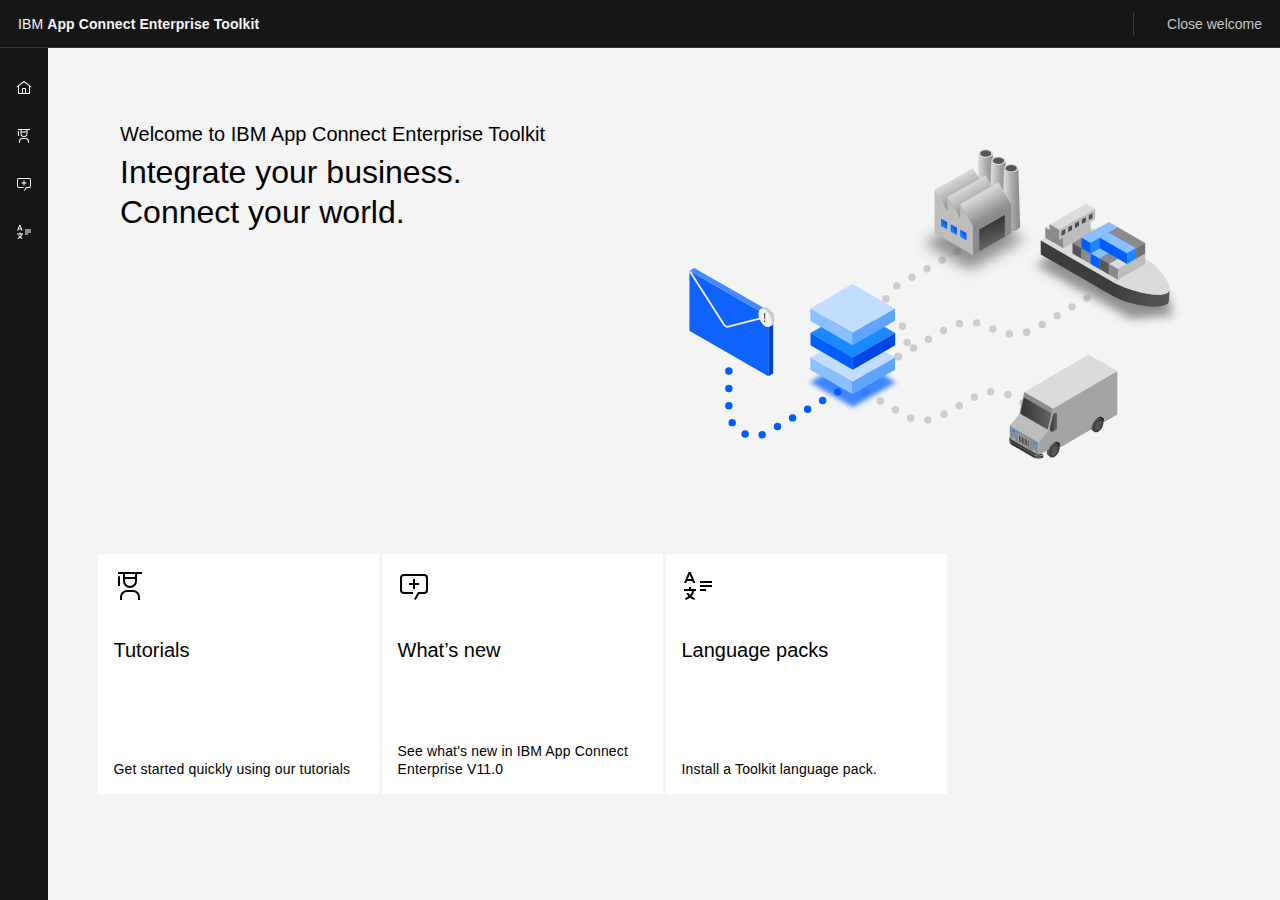
<file: 11.0.0.10/index.html>
<!DOCTYPE html><html lang=en><head><meta charset=utf-8><meta http-equiv=X-UA-Compatible content="IE=edge"><meta name=viewport content="width=device-width,initial-scale=1"><link rel=icon href=https://www.ibm.com/favicon.ico><title>IBM App Connect Toolkit - Welcome</title><link href=css/app.fe86bb3d.css rel=preload as=style><link href=js/app.77c9e8c7.js rel=preload as=script><link href=js/chunk-vendors.47786805.js rel=preload as=script><link href=css/app.fe86bb3d.css rel=stylesheet></head><body><noscript><strong>We're sorry but toolkit-welcome doesn't work properly without JavaScript enabled. Please enable it to continue.</strong></noscript><div id=app></div><script src=js/chunk-vendors.47786805.js></script><script src=js/app.77c9e8c7.js></script></body></html>
</file>
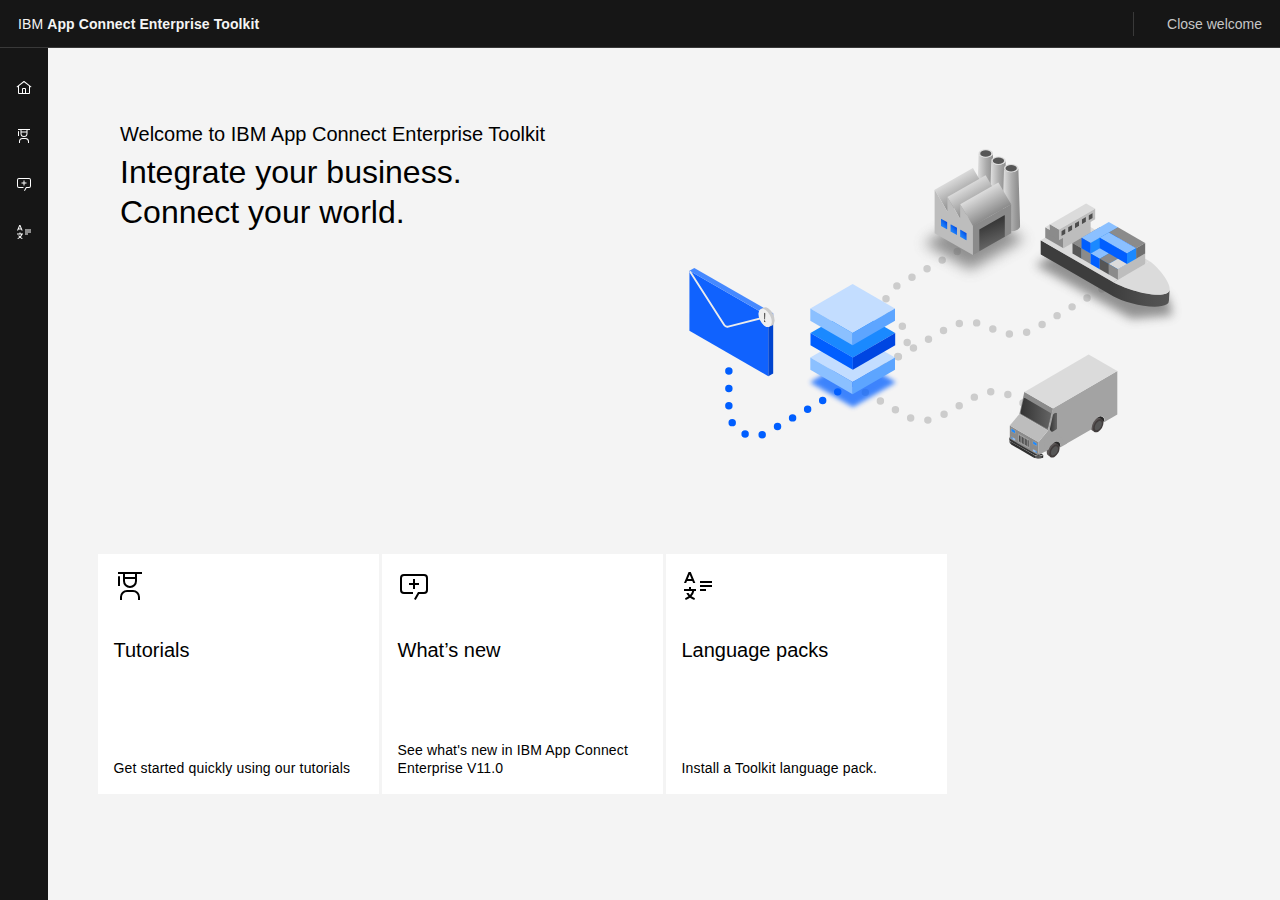
<file: 11.0.0.11/index.html>
<!DOCTYPE html>
<html lang="en"><head><meta http-equiv="Content-Type" content="text/html; charset=UTF-8"><meta http-equiv="X-UA-Compatible" content="IE=edge"><meta name="viewport" content="width=device-width,initial-scale=1"><link rel="icon" href="https://www.ibm.com/favicon.ico"><title>IBM App Connect Toolkit - Welcome</title><link href="./index_files/app.199d1180.css" rel="stylesheet"></head><body><div id="app" class="ibm-toolkit-welcome"><header aria-label="IDE Placeholder heading" class="bx--header toolkit-header"><a class="bx--header__name"><span class="bx--header__name--prefix">IBM</span><span class="toolkit-header__family">App Connect</span><span class="toolkit-header__highlight">Enterprise Toolkit</span></a><nav aria-label="IBM Toolkit" class="bx--header__nav"><ul aria-label="IBM Toolkit" role="menubar" class="bx--header__menu-bar"><li><a href="http://org.eclipse.ui.intro/close" class="bx--header__menu-item"><span class="bx--text-truncate--end">Close welcome</span></a></li></ul></nav></header><div data-v-5fbc43f3="" data-ui-id="IdeNavigation" class=" IdeNavigation toolkit-ide-nav"><nav data-v-5fbc43f3="" aria-label="sample aria label to describe the nav" class="bx--side-nav__navigation bx--side-nav bx--side-nav--rail IdeNavigation--nav-theme IdeNavigation--nav-overrides  bx--side-nav--ux"><ul data-v-5fbc43f3="" class="bx--side-nav__items"><li data-v-5fbc43f3="" class="bx--side-nav__item bx--side-nav__item--large"><a data-v-5fbc43f3="" class="bx--side-nav__link IdeNavigation--altHover-link "><div data-v-5fbc43f3="" class="bx--side-nav__icon bx--side-nav__icon--small"><svg data-v-5fbc43f3="" focusable="false" preserveAspectRatio="xMidYMid meet" xmlns="http://www.w3.org/2000/svg" fill="currentColor" width="32" height="32" viewBox="0 0 32 32" aria-hidden="true"><path data-v-5fbc43f3="" d="M16.6123,2.2138a1.01,1.01,0,0,0-1.2427,0L1,13.4194l1.2427,1.5717L4,13.6209V26a2.0041,2.0041,0,0,0,2,2H26a2.0037,2.0037,0,0,0,2-2V13.63L29.7573,15,31,13.4282ZM18,26H14V18h4Zm2,0V18a2.0023,2.0023,0,0,0-2-2H14a2.002,2.002,0,0,0-2,2v8H6V12.0615l10-7.79,10,7.8005V26Z"></path></svg></div><span data-v-5fbc43f3="" class="bx--side-nav__link-text">Welcome</span></a></li><li data-v-5fbc43f3="" class="bx--side-nav__item bx--side-nav__item--large"><a data-v-5fbc43f3="" href="http://org.eclipse.ui.intro/runAction?pluginId=com.ibm.etools.mft.tutorials&amp;class=com.ibm.etools.mft.tutorials.views.OpenTutorialsGallery&amp;productID=com.ibm.etools.msgbroker.tooling.ide" class="bx--side-nav__link IdeNavigation--altHover-link "><div data-v-5fbc43f3="" class="bx--side-nav__icon bx--side-nav__icon--small"><svg data-v-5fbc43f3="" focusable="false" preserveAspectRatio="xMidYMid meet" xmlns="http://www.w3.org/2000/svg" fill="currentColor" width="32" height="32" viewBox="0 0 32 32" aria-hidden="true"><path data-v-5fbc43f3="" d="M26 30H24V27a5.0059 5.0059 0 00-5-5H13a5.0059 5.0059 0 00-5 5v3H6V27a7.0082 7.0082 0 017-7h6a7.0082 7.0082 0 017 7zM5 6A1 1 0 004 7v9H6V7A1 1 0 005 6z"></path><path data-v-5fbc43f3="" d="M4,2V4H9v7a7,7,0,0,0,14,0V4h5V2Zm7,2H21V7H11Zm5,12a5,5,0,0,1-5-5V9H21v2A5,5,0,0,1,16,16Z"></path></svg></div><span data-v-5fbc43f3="" class="bx--side-nav__link-text">Tutorials</span></a></li><li data-v-5fbc43f3="" class="bx--side-nav__item bx--side-nav__item--large"><a data-v-5fbc43f3="" href="http://org.eclipse.ui.intro/showHelpTopic?id=/com.ibm.etools.mft.doc/bb23850_.html" class="bx--side-nav__link IdeNavigation--altHover-link "><div data-v-5fbc43f3="" class="bx--side-nav__icon bx--side-nav__icon--small"><svg data-v-5fbc43f3="" focusable="false" preserveAspectRatio="xMidYMid meet" xmlns="http://www.w3.org/2000/svg" fill="currentColor" width="32" height="32" viewBox="0 0 32 32" aria-hidden="true"><path data-v-5fbc43f3="" d="M17.74,30,16,29l4-7h6a2,2,0,0,0,2-2V8a2,2,0,0,0-2-2H6A2,2,0,0,0,4,8V20a2,2,0,0,0,2,2h9v2H6a4,4,0,0,1-4-4V8A4,4,0,0,1,6,4H26a4,4,0,0,1,4,4V20a4,4,0,0,1-4,4H21.16Z"></path><path data-v-5fbc43f3="" d="M17 9L15 9 15 13 11 13 11 15 15 15 15 19 17 19 17 15 21 15 21 13 17 13 17 9z"></path></svg></div><span data-v-5fbc43f3="" class="bx--side-nav__link-text">What’s new</span></a></li><li data-v-5fbc43f3="" class="bx--side-nav__item bx--side-nav__item--large"><a data-v-5fbc43f3="" href="http://org.eclipse.ui.intro/showHelpTopic?id=/com.ibm.iib.langpacks.doc/bh25997_.htm" class="bx--side-nav__link IdeNavigation--altHover-link "><div data-v-5fbc43f3="" class="bx--side-nav__icon bx--side-nav__icon--small"><svg data-v-5fbc43f3="" focusable="false" preserveAspectRatio="xMidYMid meet" xmlns="http://www.w3.org/2000/svg" fill="currentColor" width="32" height="32" viewBox="0 0 32 32" aria-hidden="true"><path data-v-5fbc43f3="" d="M18 19H24V21H18zM18 15H30V17H18zM18 11H30V13H18zM14 21V19H9V17H7v2H2v2h8.2148a8.5914 8.5914 0 01-2.2159 3.9771A9.2731 9.2731 0 016.5521 23H4.3334a10.8553 10.8553 0 002.1451 3.2966A14.6584 14.6584 0 013 28.127L3.7021 30a16.42 16.42 0 004.2907-2.3362A16.4883 16.4883 0 0012.2979 30L13 28.127A14.664 14.664 0 019.5228 26.3 10.3132 10.3132 0 0012.2516 21zM11.1666 13H13.333L8.75 2H6.5832L2 13H4.1664L5 11h5.3335zM5.8331 9L7.6665 4.6 9.5 9z"></path></svg></div><span data-v-5fbc43f3="" class="bx--side-nav__link-text">Language packs</span></a></li></ul></nav><main data-v-5fbc43f3="" data-ui-id="IdeNavigation--content" class="bx--content IdeNavigation--content  "><section data-v-477389db="" data-ui-id="IdeHome" class="ide--home toolkit-home" data-v-5fbc43f3=""><div data-v-477389db="" data-ui-id="IdePageContent-container" class=" IdePageContent-use-width bx--grid Ide--content-alignment"><div data-v-477389db="" data-ui-id="IdeHome-Header" class=" ide--home-header bx--row"><div data-v-477389db="" data-ui-id="IdeHome-Header-Text" class="ide--home-heading-container bx--col-sm-1 bx--col-md-2 bx--col-lg-6 bx--col-xlg-6 bx--col-max-6"><div data-v-477389db=""><p data-v-477389db="" class="ide--home-product-heading">Welcome to IBM App Connect Enterprise Toolkit</p><p data-v-477389db="" class="ide--home-call-to-action">Integrate your business. Connect your world.</p></div></div><div data-v-477389db="" data-ui-id="IdeHome-Header-Image" class="ide--home-image-container bx--col-sm-3 bx--col-md-6 bx--col-lg-10 bx--col-xlg-10 bx--col-max-10"><img data-v-477389db="" src="./index_files/message-flow-v2.12f90525.svg" alt="Image representing a message flow" class="ide--home-image"></div></div><div data-v-477389db="" data-ui-id="IdeHome-Sets" class="bx--row bx--grid bx--grid--condensed ide--home-table"><section data-v-477389db="" data-ui-id="IdeHome-Task-Set" class="bx--row ide--home-full-width"><div data-v-477389db="" data-ui-id="ide--card-tutorials" class="
      ide--card-container ide--card-container__standard ide--card-text bx--col-sm-1 bx--col-md-2 bx--col-lg-4 bx--col-xlg-4 bx--col-max-4"><div data-v-58cedcb0="" data-v-477389db="" class="ide--card toolkit-card"><a data-v-58cedcb0="" href="http://org.eclipse.ui.intro/runAction?pluginId=com.ibm.etools.mft.tutorials&amp;class=com.ibm.etools.mft.tutorials.views.OpenTutorialsGallery&amp;productID=com.ibm.etools.msgbroker.tooling.ide" tabindex="0" aria-label="Tutorials" data-ui-id="ide--card-tutorials-card" data-external="true" class="bx--tile bx--tile--clickable ide--card--card-overides undefined"><div data-v-58cedcb0="" data-ui-id="ide--card-tutorials-Text-Tile" class="ide--card--tile"><div data-v-58cedcb0="" data-ui-id="ide--card-tutorials-Image-Group" class="ide--card--tile-img-group"><div data-v-58cedcb0="" data-ui-id="ide--card-tutorials-Image" class="ide--card--tile-img"><svg data-v-58cedcb0="" focusable="false" preserveAspectRatio="xMidYMid meet" xmlns="http://www.w3.org/2000/svg" fill="currentColor" width="32" height="32" viewBox="0 0 32 32" aria-hidden="true"><path data-v-58cedcb0="" d="M26 30H24V27a5.0059 5.0059 0 00-5-5H13a5.0059 5.0059 0 00-5 5v3H6V27a7.0082 7.0082 0 017-7h6a7.0082 7.0082 0 017 7zM5 6A1 1 0 004 7v9H6V7A1 1 0 005 6z"></path><path data-v-58cedcb0="" d="M4,2V4H9v7a7,7,0,0,0,14,0V4h5V2Zm7,2H21V7H11Zm5,12a5,5,0,0,1-5-5V9H21v2A5,5,0,0,1,16,16Z"></path></svg></div></div><div data-v-58cedcb0="" class="ide--card--text-container"><p data-v-58cedcb0="" data-ui-id="ide--card-tutorials-HeadingTitle" class="ide--card--heading-title"></p><div data-v-58cedcb0="" class="ide--card-heading-container"><p data-v-58cedcb0="" data-ui-id="ide--card-tutorials-Heading" class="ide--card--heading">Tutorials</p></div><p data-v-58cedcb0="" data-ui-id="ide--card-tutorials-HeadingDescription" class="ide--card--heading-description"> Get started quickly using our tutorials </p><p data-v-58cedcb0="" data-ui-id="ide--card-tutorials-text" class="ide--card--tile-text"></p></div></div></a></div></div><div data-v-477389db="" data-ui-id="ide--card-tutorials" class="
      ide--card-container ide--card-container__standard ide--card-text bx--col-sm-1 bx--col-md-2 bx--col-lg-4 bx--col-xlg-4 bx--col-max-4"><div data-v-58cedcb0="" data-v-477389db="" class="ide--card toolkit-card"><a data-v-58cedcb0="" href="http://org.eclipse.ui.intro/showHelpTopic?id=/com.ibm.etools.mft.doc/bb23850_.html" tabindex="0" aria-label="Tutorials" data-ui-id="ide--card-tutorials-card" data-external="true" class="bx--tile bx--tile--clickable ide--card--card-overides undefined"><div data-v-58cedcb0="" data-ui-id="ide--card-tutorials-Text-Tile" class="ide--card--tile"><div data-v-58cedcb0="" data-ui-id="ide--card-tutorials-Image-Group" class="ide--card--tile-img-group"><div data-v-58cedcb0="" data-ui-id="ide--card-tutorials-Image" class="ide--card--tile-img"><svg data-v-58cedcb0="" focusable="false" preserveAspectRatio="xMidYMid meet" xmlns="http://www.w3.org/2000/svg" fill="currentColor" width="32" height="32" viewBox="0 0 32 32" aria-hidden="true"><path data-v-58cedcb0="" d="M17.74,30,16,29l4-7h6a2,2,0,0,0,2-2V8a2,2,0,0,0-2-2H6A2,2,0,0,0,4,8V20a2,2,0,0,0,2,2h9v2H6a4,4,0,0,1-4-4V8A4,4,0,0,1,6,4H26a4,4,0,0,1,4,4V20a4,4,0,0,1-4,4H21.16Z"></path><path data-v-58cedcb0="" d="M17 9L15 9 15 13 11 13 11 15 15 15 15 19 17 19 17 15 21 15 21 13 17 13 17 9z"></path></svg></div></div><div data-v-58cedcb0="" class="ide--card--text-container"><p data-v-58cedcb0="" data-ui-id="ide--card-tutorials-HeadingTitle" class="ide--card--heading-title"></p><div data-v-58cedcb0="" class="ide--card-heading-container"><p data-v-58cedcb0="" data-ui-id="ide--card-tutorials-Heading" class="ide--card--heading">What’s new</p></div><p data-v-58cedcb0="" data-ui-id="ide--card-tutorials-HeadingDescription" class="ide--card--heading-description"> See what's new in IBM App Connect Enterprise V11.0 </p><p data-v-58cedcb0="" data-ui-id="ide--card-tutorials-text" class="ide--card--tile-text"></p></div></div></a></div></div><div data-v-477389db="" data-ui-id="ide--card-tutorials" class="
      ide--card-container ide--card-container__standard ide--card-text bx--col-sm-1 bx--col-md-2 bx--col-lg-4 bx--col-xlg-4 bx--col-max-4"><div data-v-58cedcb0="" data-v-477389db="" class="ide--card toolkit-card"><a data-v-58cedcb0="" href="http://org.eclipse.ui.intro/showHelpTopic?id=/com.ibm.iib.langpacks.doc/bh25997_.htm" tabindex="0" aria-label="Tutorials" data-ui-id="ide--card-tutorials-card" data-external="true" class="bx--tile bx--tile--clickable ide--card--card-overides undefined"><div data-v-58cedcb0="" data-ui-id="ide--card-tutorials-Text-Tile" class="ide--card--tile"><div data-v-58cedcb0="" data-ui-id="ide--card-tutorials-Image-Group" class="ide--card--tile-img-group"><div data-v-58cedcb0="" data-ui-id="ide--card-tutorials-Image" class="ide--card--tile-img"><svg data-v-58cedcb0="" focusable="false" preserveAspectRatio="xMidYMid meet" xmlns="http://www.w3.org/2000/svg" fill="currentColor" width="32" height="32" viewBox="0 0 32 32" aria-hidden="true"><path data-v-58cedcb0="" d="M18 19H24V21H18zM18 15H30V17H18zM18 11H30V13H18zM14 21V19H9V17H7v2H2v2h8.2148a8.5914 8.5914 0 01-2.2159 3.9771A9.2731 9.2731 0 016.5521 23H4.3334a10.8553 10.8553 0 002.1451 3.2966A14.6584 14.6584 0 013 28.127L3.7021 30a16.42 16.42 0 004.2907-2.3362A16.4883 16.4883 0 0012.2979 30L13 28.127A14.664 14.664 0 019.5228 26.3 10.3132 10.3132 0 0012.2516 21zM11.1666 13H13.333L8.75 2H6.5832L2 13H4.1664L5 11h5.3335zM5.8331 9L7.6665 4.6 9.5 9z"></path></svg></div></div><div data-v-58cedcb0="" class="ide--card--text-container"><p data-v-58cedcb0="" data-ui-id="ide--card-tutorials-HeadingTitle" class="ide--card--heading-title"></p><div data-v-58cedcb0="" class="ide--card-heading-container"><p data-v-58cedcb0="" data-ui-id="ide--card-tutorials-Heading" class="ide--card--heading">Language packs</p></div><p data-v-58cedcb0="" data-ui-id="ide--card-tutorials-HeadingDescription" class="ide--card--heading-description"> Install a Toolkit language pack. </p><p data-v-58cedcb0="" data-ui-id="ide--card-tutorials-text" class="ide--card--tile-text"></p></div></div></a></div></div></section></div></div></section></main></div></div></body></html>
</file>
<file: 11.0.0.11/index_files/app.199d1180.css>
.ide--card[data-v-58cedcb0]{background-color:#fff;position:relative;margin:.0625rem;flex:1 0 21%;padding:0;display:flex;min-height:15rem;height:calc(100% - .2rem)}.ide--card .ide--card--card-overides[data-v-58cedcb0]{flex-grow:1;margin:0;position:relative;padding:1rem}.ide--card-container[data-v-58cedcb0]{min-width:15rem}.ide--card-container__large[data-v-58cedcb0]{min-width:30rem}.ide--card--card-overides[data-v-58cedcb0],.ide--card--card-overides[data-v-58cedcb0]:hover,.ide--card--card-overides[data-v-58cedcb0]:visited,.ide--card--card-overides[data-v-58cedcb0]:visited:hover{color:inherit;text-decoration:none}.ide--card--tile[data-v-58cedcb0]{display:flex;flex-direction:column;flex-wrap:nowrap;height:100%}.ide--card--tile-img-group[data-v-58cedcb0]{display:flex;justify-content:space-between}.ide--card--tile-img-group-right[data-v-58cedcb0]{direction:rtl}.ide--card--tile-img[data-v-58cedcb0]{height:2rem;width:2rem;display:flex;align-items:center;justify-content:flex-start;margin-bottom:1rem}.ide--card--text-container[data-v-58cedcb0]{flex:1;display:flex;flex-direction:column}.ide--card--text-container .ide--card---tile-text[data-v-58cedcb0]{font-size:.875rem;font-weight:400;line-height:1.29;letter-spacing:.16px}.ide--card--text-container .ide--card-heading-container[data-v-58cedcb0]{flex-grow:1}.ide--card--text-container .ide--card-heading-container .ide--card--heading[data-v-58cedcb0]{font-size:1.25rem;font-weight:400;line-height:1.4;letter-spacing:0;margin-bottom:.25rem}.ide--card--heading-title[data-v-58cedcb0]{font-size:.75rem;font-weight:400;line-height:1.34;letter-spacing:.32px;margin-bottom:.125rem;min-height:1rem}.ide--card--heading-description[data-v-58cedcb0]{font-size:.875rem;font-weight:400;line-height:1.29;letter-spacing:.16px}.ide--card--card-disabled[data-v-58cedcb0]{background-color:hsla(0,0%,100%,.4)}.ide--card--card-disabled .ide--card--card-overides[data-v-58cedcb0]{background-color:hsla(0,0%,100%,.4);cursor:not-allowed}.ide--card--card-disabled .ide--card--card-overides[data-v-58cedcb0]:hover{background-color:hsla(0,0%,100%,.4)}.ide--card--card-disabled .ide--card--heading-description[data-v-58cedcb0],.ide--card--card-disabled .ide--card--heading-title[data-v-58cedcb0],.ide--card--card-disabled .ide--card--tile-img[data-v-58cedcb0]{opacity:.4}.ide--card--card-disabled .bx--tooltip__label[data-v-58cedcb0]{visibility:hidden;margin-left:10rem}.ide--card--card-disabled .ide--card--card-tooltip[data-v-58cedcb0]{width:1rem;padding-left:6rem;margin-left:-.5rem}.ide--card--card-disabled .ide--card--card-tooltip .bx--tooltip__caret[data-v-58cedcb0]{display:none}.ide--home[data-v-477389db]{height:100%;background-color:#f4f4f4}.ide--home-header[data-v-477389db]{height:25rem;transition-property:height;transition-duration:.7s;padding:0 1.5rem;margin:.5rem 0 1rem 0;transition-timing-function:cubic-bezier(.4,.14,.3,1)}.ide--home-header .ide--home-heading-container[data-v-477389db]{display:flex;flex-direction:row;flex-wrap:nowrap;height:100%}.ide--home-header.collapsed[data-v-477389db]{height:3rem}.ide--home-image-container[data-v-477389db]{max-height:100%}.ide--home-table[data-v-477389db]{position:relative;z-index:1000;background-color:#f4f4f4}.ide--home-table .bx--row[data-v-477389db]{margin-left:0;margin-right:0}.ide--home-image[data-v-477389db]{height:100%;-o-object-fit:contain;object-fit:contain;width:100%}.ide--home-product-heading[data-v-477389db]{font-size:1.25rem;font-weight:400;line-height:1.4;letter-spacing:0;margin-bottom:.25rem;white-space:nowrap}.ide--home-call-to-action[data-v-477389db]{font-size:2rem;font-weight:400;line-height:1.25;letter-spacing:0}.ide--home-tile-layout[data-v-477389db],.ide--home-tile-layout[data-v-477389db]:hover{min-height:16rem;height:16rem;min-width:unset;color:inherit;text-decoration:none}.ide--home-grid-gutter[data-v-477389db]{margin-bottom:.125rem;flex:1 0 50%;max-width:50%}@media (min-width:42rem){.ide--home-grid-gutter[data-v-477389db]{flex:1 0 25%;max-width:25%}}.ide--home-full-width[data-v-477389db],.ide--home-tab-content[data-v-477389db]{width:100%;padding-top:1rem}.ide--home--section-title[data-v-477389db]{width:100%}.ide--home-tab-content[data-v-477389db]{padding:0}.ide--home-tab-content[hidden][data-v-477389db]{display:none}.ide--home-tile[data-v-477389db]{display:flex;flex-direction:column;flex-wrap:nowrap;justify-content:space-between;height:100%}.ide--home-tile-img[data-v-477389db]{height:2rem;width:2rem}.ide--home-tile-heading[data-v-477389db]{font-size:1.25rem;font-weight:400;line-height:1.4;letter-spacing:0;margin-bottom:.25rem}.ide--home-tile-subtext[data-v-477389db]{font-size:.875rem;font-weight:400;line-height:1.29;letter-spacing:.16px}.ide--home-header-toggle-container[data-v-477389db]{white-space:nowrap;display:flex;align-items:flex-start;justify-content:flex-end}.Ide--content-alignment[data-v-477389db]{margin-left:0}.IdePageContent-use-width[data-v-477389db]{width:100%}.toolkit-home.ide--home[data-v-477389db]{padding-top:4rem}.toolkit-home .ide--home-header[data-v-477389db]{flex-wrap:nowrap}.toolkit-home .ide--home-image-container[data-v-477389db]{height:100%;max-width:100%;text-align:right}.toolkit-home .ide--home-image[data-v-477389db]{height:100%;padding-bottom:2.5rem;width:auto;max-width:100%}@media (-ms-high-contrast:none),screen and (-ms-high-contrast:active){.shiftnav-open #bar-left[data-v-5fbc43f3],.shiftnav-open .header[data-v-5fbc43f3]{left:590px}}.IdeNavigation[data-v-5fbc43f3]{padding-top:3rem;height:100%}.IdeNavigation__hide-nav[data-v-5fbc43f3]{visibility:hidden;width:0}.IdeNavigation--nav-overrides[data-v-5fbc43f3]{height:unset;transition:.11s cubic-bezier(.2,0,1,.9)}.IdeNavigation--content[data-v-5fbc43f3]{margin:0;padding-top:0;padding-left:0;padding-right:0;transition:.11s cubic-bezier(.2,0,1,.9);transform:unset;height:100%;overflow:auto;background:#f4f4f4}.IdeNavigation--content__hide-nav[data-v-5fbc43f3]{margin-left:0!important}.IdeNavigation--toggle .bx--side-nav__toggle .bx--side-nav__icon[data-v-5fbc43f3]{justify-content:unset;margin-right:unset;width:3rem}.bx--side-nav.bx--side-nav--rail[data-v-5fbc43f3]:not(.bx--side-nav--fixed):not(.bx--side-product-nav):hover{width:3rem}.bx--side-nav.bx--side-nav--rail:not(.bx--side-nav--fixed):not(.bx--side-product-nav):hover.bx--side-nav--expanded[data-v-5fbc43f3]{width:16rem}.IdeNavigation--nav-theme .bx--side-nav__submenu[data-v-5fbc43f3],.IdeNavigation--nav-theme[data-v-5fbc43f3],.IdeNavigation--nav-theme a.bx--side-nav__link[data-v-5fbc43f3]{background-color:#161616}.IdeNavigation--nav-theme .bx--side-nav__submenu.active[data-v-5fbc43f3],.IdeNavigation--nav-theme a.bx--side-nav__link.active[data-v-5fbc43f3]{background-color:#262626!important;color:#c6c6c6!important}.IdeNavigation--nav-theme .bx--side-nav__submenu[data-v-5fbc43f3]:hover,.IdeNavigation--nav-theme a.bx--side-nav__link[data-v-5fbc43f3]:hover{background-color:#393939!important;color:#c6c6c6!important}.IdeNavigation--nav-theme .bx--side-nav__item--active .bx--side-nav__submenu-title[data-v-5fbc43f3],.IdeNavigation--nav-theme .bx--side-nav__submenu[data-v-5fbc43f3],.IdeNavigation--nav-theme a.bx--side-nav__link>.bx--side-nav__link-text[data-v-5fbc43f3]{color:#c6c6c6!important}.IdeNavigation--nav-theme .bx--side-nav__item--active .bx--side-nav__submenu[aria-expanded=false][data-v-5fbc43f3],.IdeNavigation--nav-theme a.bx--side-nav__link--current[data-v-5fbc43f3]{background-color:#161616!important}.IdeNavigation--nav-theme .bx--side-nav__item--active .bx--side-nav__submenu[aria-expanded=false][data-v-5fbc43f3]:hover,.IdeNavigation--nav-theme a.bx--side-nav__link--current[data-v-5fbc43f3]:hover{background-color:#393939!important;color:#c6c6c6!important}.IdeNavigation--nav-theme .bx--side-nav__icon svg[data-v-5fbc43f3]{fill:#fff}.IdeNavigation--nav-theme .bx--side-nav__footer[data-v-5fbc43f3]{background-color:#161616}:not(.bx--side-nav--expanded)>.bx--side-nav__items>.bx--side-nav__item>.IdeNavigation--altHover-link:hover .bx--side-nav__link-text[data-v-5fbc43f3]:before{position:fixed;margin-left:-1.25rem;width:0;height:0;border-top:.5rem solid transparent;border-bottom:.5rem solid transparent;border-right:.5rem solid #161616;content:""}:not(.bx--side-nav--expanded)>.bx--side-nav__items>.bx--side-nav__item>.IdeNavigation--altHover-link:hover .bx--side-nav__link-text[data-v-5fbc43f3]:after{position:fixed;width:4rem;height:2rem;margin-left:-2.25rem;content:""}:not(.bx--side-nav--expanded)>.bx--side-nav__items>.bx--side-nav__item>.IdeNavigation--altHover-link:hover .bx--side-nav__link-text[data-v-5fbc43f3]{position:fixed;display:flex;align-items:center;background-color:#161616;margin-left:2.25rem;padding-top:.5rem;padding-bottom:.5rem;padding-left:1rem;padding-right:1rem;border-radius:.25rem;font-weight:400}@media (-ms-high-contrast:none),screen and (-ms-high-contrast:active){.bx--side-nav__link-text[data-v-5fbc43f3]{margin-top:-16px!important;margin-left:0!important}}.toolkit-header{display:flex;justify-content:space-between}.toolkit-header__family{margin:0 .25rem}.toolkit-header__highlight{font-weight:700}a,abbr,acronym,address,applet,article,aside,audio,b,big,blockquote,body,canvas,caption,center,cite,code,dd,del,details,dfn,div,dl,dt,em,embed,fieldset,figcaption,figure,footer,form,h1,h2,h3,h4,h5,h6,header,hgroup,html,i,iframe,img,ins,kbd,label,legend,li,mark,menu,nav,object,ol,output,p,pre,q,ruby,s,samp,section,small,span,strike,strong,sub,summary,sup,table,tbody,td,tfoot,th,thead,time,tr,tt,u,ul,var,video{margin:0;padding:0;font:inherit;font-size:100%;vertical-align:baseline;border:0}button,input,select,textarea{font-family:inherit;border-radius:0}input[type=text]::-ms-clear{display:none}article,aside,details,figcaption,figure,footer,header,hgroup,main,menu,nav,section{display:block}body{line-height:1}sup{vertical-align:super}sub{vertical-align:sub}ol,ul{list-style:none}blockquote,q{quotes:none}blockquote:after,blockquote:before,q:after,q:before{content:""}table{border-collapse:collapse;border-spacing:0}*{box-sizing:border-box}button{margin:0}html{font-size:100%}body{font-weight:400;font-family:IBM Plex Sans,Helvetica Neue,Arial,sans-serif;text-rendering:optimizeLegibility;-webkit-font-smoothing:antialiased;-moz-osx-font-smoothing:grayscale}code{font-family:IBM Plex Mono,Menlo,DejaVu Sans Mono,Bitstream Vera Sans Mono,Courier,monospace}strong{font-weight:600}@media screen and (-ms-high-contrast:active){svg{fill:ButtonText}}h1{font-size:2.625rem;font-weight:300;line-height:1.199;letter-spacing:0}h2{font-size:2rem;line-height:1.25}h2,h3{font-weight:400;letter-spacing:0}h3{font-size:1.75rem;line-height:1.29}h4{font-size:1.25rem;font-weight:400;line-height:1.4}h4,h5{letter-spacing:0}h5{font-size:1rem;line-height:1.375}h5,h6{font-weight:600}h6{font-size:.875rem;line-height:1.29;letter-spacing:.16px}p{font-size:1rem;font-weight:400;line-height:1.5;letter-spacing:0}a{color:#0062ff}em{font-style:italic}@-webkit-keyframes skeleton{0%{right:auto;left:0;width:0;opacity:.3}20%{right:auto;left:0;width:100%;opacity:1}28%{right:0;left:auto;width:100%}51%{right:0;left:auto;width:0}58%{right:0;left:auto;width:0}82%{right:0;left:auto;width:100%}83%{right:auto;left:0;width:100%}96%{right:auto;left:0;width:0}to{right:auto;left:0;width:0;opacity:.3}}@keyframes skeleton{0%{right:auto;left:0;width:0;opacity:.3}20%{right:auto;left:0;width:100%;opacity:1}28%{right:0;left:auto;width:100%}51%{right:0;left:auto;width:0}58%{right:0;left:auto;width:0}82%{right:0;left:auto;width:100%}83%{right:auto;left:0;width:100%}96%{right:auto;left:0;width:0}to{right:auto;left:0;width:0;opacity:.3}}.bx--grid{margin-right:auto;margin-left:auto;max-width:99rem;padding-right:1rem;padding-left:1rem}@media (min-width:42rem){.bx--grid{padding-right:2rem;padding-left:2rem}}@media (min-width:99rem){.bx--grid{padding-right:2.5rem;padding-left:2.5rem}}@media (min-width:99rem){.bx--grid--full-width{max-width:100%}}.bx--row{display:flex;flex-wrap:wrap;margin-right:-1rem;margin-left:-1rem}.bx--col-padding,.bx--row-padding [class*=bx--col]{padding-top:1rem;padding-bottom:1rem}.bx--grid--condensed [class*=bx--col]{padding-top:.03125rem;padding-bottom:.03125rem}.bx--col{width:100%;padding-right:1rem;padding-left:1rem}.bx--grid--condensed .bx--col,.bx--row--condensed .bx--col{padding-right:.03125rem;padding-left:.03125rem}.bx--grid--narrow .bx--col,.bx--row--narrow .bx--col{padding-right:1rem;padding-left:0}.bx--col-sm-0{width:100%;padding-right:1rem;padding-left:1rem}.bx--grid--condensed .bx--col-sm-0,.bx--row--condensed .bx--col-sm-0{padding-right:.03125rem;padding-left:.03125rem}.bx--grid--narrow .bx--col-sm-0,.bx--row--narrow .bx--col-sm-0{padding-right:1rem;padding-left:0}.bx--col-sm-1{width:100%;padding-right:1rem;padding-left:1rem}.bx--grid--condensed .bx--col-sm-1,.bx--row--condensed .bx--col-sm-1{padding-right:.03125rem;padding-left:.03125rem}.bx--grid--narrow .bx--col-sm-1,.bx--row--narrow .bx--col-sm-1{padding-right:1rem;padding-left:0}.bx--col-sm-2{width:100%;padding-right:1rem;padding-left:1rem}.bx--grid--condensed .bx--col-sm-2,.bx--row--condensed .bx--col-sm-2{padding-right:.03125rem;padding-left:.03125rem}.bx--grid--narrow .bx--col-sm-2,.bx--row--narrow .bx--col-sm-2{padding-right:1rem;padding-left:0}.bx--col-sm-3{width:100%;padding-right:1rem;padding-left:1rem}.bx--grid--condensed .bx--col-sm-3,.bx--row--condensed .bx--col-sm-3{padding-right:.03125rem;padding-left:.03125rem}.bx--grid--narrow .bx--col-sm-3,.bx--row--narrow .bx--col-sm-3{padding-right:1rem;padding-left:0}.bx--col-sm-4{width:100%;padding-right:1rem;padding-left:1rem}.bx--grid--condensed .bx--col-sm-4,.bx--row--condensed .bx--col-sm-4{padding-right:.03125rem;padding-left:.03125rem}.bx--grid--narrow .bx--col-sm-4,.bx--row--narrow .bx--col-sm-4{padding-right:1rem;padding-left:0}.bx--col-sm,.bx--col-sm--auto{width:100%;padding-right:1rem;padding-left:1rem}.bx--grid--condensed .bx--col-sm,.bx--grid--condensed .bx--col-sm--auto,.bx--row--condensed .bx--col-sm,.bx--row--condensed .bx--col-sm--auto{padding-right:.03125rem;padding-left:.03125rem}.bx--grid--narrow .bx--col-sm,.bx--grid--narrow .bx--col-sm--auto,.bx--row--narrow .bx--col-sm,.bx--row--narrow .bx--col-sm--auto{padding-right:1rem;padding-left:0}.bx--col,.bx--col-sm{flex-basis:0;flex-grow:1;max-width:100%}.bx--col--auto,.bx--col-sm--auto{flex:1 0 0%;width:auto;max-width:100%}.bx--col-sm-0{display:none}.bx--col-sm-1{display:block;flex:0 0 25%;max-width:25%}.bx--col-sm-2{display:block;flex:0 0 50%;max-width:50%}.bx--col-sm-3{display:block;flex:0 0 75%;max-width:75%}.bx--col-sm-4{display:block;flex:0 0 100%;max-width:100%}.bx--offset-sm-0{margin-left:0}.bx--offset-sm-1{margin-left:25%}.bx--offset-sm-2{margin-left:50%}.bx--offset-sm-3{margin-left:75%}.bx--col-md-0{width:100%;padding-right:1rem;padding-left:1rem}.bx--grid--condensed .bx--col-md-0,.bx--row--condensed .bx--col-md-0{padding-right:.03125rem;padding-left:.03125rem}.bx--grid--narrow .bx--col-md-0,.bx--row--narrow .bx--col-md-0{padding-right:1rem;padding-left:0}.bx--col-md-1{width:100%;padding-right:1rem;padding-left:1rem}.bx--grid--condensed .bx--col-md-1,.bx--row--condensed .bx--col-md-1{padding-right:.03125rem;padding-left:.03125rem}.bx--grid--narrow .bx--col-md-1,.bx--row--narrow .bx--col-md-1{padding-right:1rem;padding-left:0}.bx--col-md-2{width:100%;padding-right:1rem;padding-left:1rem}.bx--grid--condensed .bx--col-md-2,.bx--row--condensed .bx--col-md-2{padding-right:.03125rem;padding-left:.03125rem}.bx--grid--narrow .bx--col-md-2,.bx--row--narrow .bx--col-md-2{padding-right:1rem;padding-left:0}.bx--col-md-3{width:100%;padding-right:1rem;padding-left:1rem}.bx--grid--condensed .bx--col-md-3,.bx--row--condensed .bx--col-md-3{padding-right:.03125rem;padding-left:.03125rem}.bx--grid--narrow .bx--col-md-3,.bx--row--narrow .bx--col-md-3{padding-right:1rem;padding-left:0}.bx--col-md-4{width:100%;padding-right:1rem;padding-left:1rem}.bx--grid--condensed .bx--col-md-4,.bx--row--condensed .bx--col-md-4{padding-right:.03125rem;padding-left:.03125rem}.bx--grid--narrow .bx--col-md-4,.bx--row--narrow .bx--col-md-4{padding-right:1rem;padding-left:0}.bx--col-md-5{width:100%;padding-right:1rem;padding-left:1rem}.bx--grid--condensed .bx--col-md-5,.bx--row--condensed .bx--col-md-5{padding-right:.03125rem;padding-left:.03125rem}.bx--grid--narrow .bx--col-md-5,.bx--row--narrow .bx--col-md-5{padding-right:1rem;padding-left:0}.bx--col-md-6{width:100%;padding-right:1rem;padding-left:1rem}.bx--grid--condensed .bx--col-md-6,.bx--row--condensed .bx--col-md-6{padding-right:.03125rem;padding-left:.03125rem}.bx--grid--narrow .bx--col-md-6,.bx--row--narrow .bx--col-md-6{padding-right:1rem;padding-left:0}.bx--col-md-7{width:100%;padding-right:1rem;padding-left:1rem}.bx--grid--condensed .bx--col-md-7,.bx--row--condensed .bx--col-md-7{padding-right:.03125rem;padding-left:.03125rem}.bx--grid--narrow .bx--col-md-7,.bx--row--narrow .bx--col-md-7{padding-right:1rem;padding-left:0}.bx--col-md-8{width:100%;padding-right:1rem;padding-left:1rem}.bx--grid--condensed .bx--col-md-8,.bx--row--condensed .bx--col-md-8{padding-right:.03125rem;padding-left:.03125rem}.bx--grid--narrow .bx--col-md-8,.bx--row--narrow .bx--col-md-8{padding-right:1rem;padding-left:0}.bx--col-md,.bx--col-md--auto{width:100%;padding-right:1rem;padding-left:1rem}.bx--grid--condensed .bx--col-md,.bx--grid--condensed .bx--col-md--auto,.bx--row--condensed .bx--col-md,.bx--row--condensed .bx--col-md--auto{padding-right:.03125rem;padding-left:.03125rem}.bx--grid--narrow .bx--col-md,.bx--grid--narrow .bx--col-md--auto,.bx--row--narrow .bx--col-md,.bx--row--narrow .bx--col-md--auto{padding-right:1rem;padding-left:0}@media (min-width:42rem){.bx--col,.bx--col-md{flex-basis:0;flex-grow:1;max-width:100%}.bx--col--auto,.bx--col-md--auto{flex:1 0 0%;width:auto;max-width:100%}.bx--col-md-0{display:none}.bx--col-md-1{display:block;flex:0 0 12.5%;max-width:12.5%}.bx--col-md-2{display:block;flex:0 0 25%;max-width:25%}.bx--col-md-3{display:block;flex:0 0 37.5%;max-width:37.5%}.bx--col-md-4{display:block;flex:0 0 50%;max-width:50%}.bx--col-md-5{display:block;flex:0 0 62.5%;max-width:62.5%}.bx--col-md-6{display:block;flex:0 0 75%;max-width:75%}.bx--col-md-7{display:block;flex:0 0 87.5%;max-width:87.5%}.bx--col-md-8{display:block;flex:0 0 100%;max-width:100%}.bx--offset-md-0{margin-left:0}.bx--offset-md-1{margin-left:12.5%}.bx--offset-md-2{margin-left:25%}.bx--offset-md-3{margin-left:37.5%}.bx--offset-md-4{margin-left:50%}.bx--offset-md-5{margin-left:62.5%}.bx--offset-md-6{margin-left:75%}.bx--offset-md-7{margin-left:87.5%}}.bx--col-lg-0{width:100%;padding-right:1rem;padding-left:1rem}.bx--grid--condensed .bx--col-lg-0,.bx--row--condensed .bx--col-lg-0{padding-right:.03125rem;padding-left:.03125rem}.bx--grid--narrow .bx--col-lg-0,.bx--row--narrow .bx--col-lg-0{padding-right:1rem;padding-left:0}.bx--col-lg-1{width:100%;padding-right:1rem;padding-left:1rem}.bx--grid--condensed .bx--col-lg-1,.bx--row--condensed .bx--col-lg-1{padding-right:.03125rem;padding-left:.03125rem}.bx--grid--narrow .bx--col-lg-1,.bx--row--narrow .bx--col-lg-1{padding-right:1rem;padding-left:0}.bx--col-lg-2{width:100%;padding-right:1rem;padding-left:1rem}.bx--grid--condensed .bx--col-lg-2,.bx--row--condensed .bx--col-lg-2{padding-right:.03125rem;padding-left:.03125rem}.bx--grid--narrow .bx--col-lg-2,.bx--row--narrow .bx--col-lg-2{padding-right:1rem;padding-left:0}.bx--col-lg-3{width:100%;padding-right:1rem;padding-left:1rem}.bx--grid--condensed .bx--col-lg-3,.bx--row--condensed .bx--col-lg-3{padding-right:.03125rem;padding-left:.03125rem}.bx--grid--narrow .bx--col-lg-3,.bx--row--narrow .bx--col-lg-3{padding-right:1rem;padding-left:0}.bx--col-lg-4{width:100%;padding-right:1rem;padding-left:1rem}.bx--grid--condensed .bx--col-lg-4,.bx--row--condensed .bx--col-lg-4{padding-right:.03125rem;padding-left:.03125rem}.bx--grid--narrow .bx--col-lg-4,.bx--row--narrow .bx--col-lg-4{padding-right:1rem;padding-left:0}.bx--col-lg-5{width:100%;padding-right:1rem;padding-left:1rem}.bx--grid--condensed .bx--col-lg-5,.bx--row--condensed .bx--col-lg-5{padding-right:.03125rem;padding-left:.03125rem}.bx--grid--narrow .bx--col-lg-5,.bx--row--narrow .bx--col-lg-5{padding-right:1rem;padding-left:0}.bx--col-lg-6{width:100%;padding-right:1rem;padding-left:1rem}.bx--grid--condensed .bx--col-lg-6,.bx--row--condensed .bx--col-lg-6{padding-right:.03125rem;padding-left:.03125rem}.bx--grid--narrow .bx--col-lg-6,.bx--row--narrow .bx--col-lg-6{padding-right:1rem;padding-left:0}.bx--col-lg-7{width:100%;padding-right:1rem;padding-left:1rem}.bx--grid--condensed .bx--col-lg-7,.bx--row--condensed .bx--col-lg-7{padding-right:.03125rem;padding-left:.03125rem}.bx--grid--narrow .bx--col-lg-7,.bx--row--narrow .bx--col-lg-7{padding-right:1rem;padding-left:0}.bx--col-lg-8{width:100%;padding-right:1rem;padding-left:1rem}.bx--grid--condensed .bx--col-lg-8,.bx--row--condensed .bx--col-lg-8{padding-right:.03125rem;padding-left:.03125rem}.bx--grid--narrow .bx--col-lg-8,.bx--row--narrow .bx--col-lg-8{padding-right:1rem;padding-left:0}.bx--col-lg-9{width:100%;padding-right:1rem;padding-left:1rem}.bx--grid--condensed .bx--col-lg-9,.bx--row--condensed .bx--col-lg-9{padding-right:.03125rem;padding-left:.03125rem}.bx--grid--narrow .bx--col-lg-9,.bx--row--narrow .bx--col-lg-9{padding-right:1rem;padding-left:0}.bx--col-lg-10{width:100%;padding-right:1rem;padding-left:1rem}.bx--grid--condensed .bx--col-lg-10,.bx--row--condensed .bx--col-lg-10{padding-right:.03125rem;padding-left:.03125rem}.bx--grid--narrow .bx--col-lg-10,.bx--row--narrow .bx--col-lg-10{padding-right:1rem;padding-left:0}.bx--col-lg-11{width:100%;padding-right:1rem;padding-left:1rem}.bx--grid--condensed .bx--col-lg-11,.bx--row--condensed .bx--col-lg-11{padding-right:.03125rem;padding-left:.03125rem}.bx--grid--narrow .bx--col-lg-11,.bx--row--narrow .bx--col-lg-11{padding-right:1rem;padding-left:0}.bx--col-lg-12{width:100%;padding-right:1rem;padding-left:1rem}.bx--grid--condensed .bx--col-lg-12,.bx--row--condensed .bx--col-lg-12{padding-right:.03125rem;padding-left:.03125rem}.bx--grid--narrow .bx--col-lg-12,.bx--row--narrow .bx--col-lg-12{padding-right:1rem;padding-left:0}.bx--col-lg-13{width:100%;padding-right:1rem;padding-left:1rem}.bx--grid--condensed .bx--col-lg-13,.bx--row--condensed .bx--col-lg-13{padding-right:.03125rem;padding-left:.03125rem}.bx--grid--narrow .bx--col-lg-13,.bx--row--narrow .bx--col-lg-13{padding-right:1rem;padding-left:0}.bx--col-lg-14{width:100%;padding-right:1rem;padding-left:1rem}.bx--grid--condensed .bx--col-lg-14,.bx--row--condensed .bx--col-lg-14{padding-right:.03125rem;padding-left:.03125rem}.bx--grid--narrow .bx--col-lg-14,.bx--row--narrow .bx--col-lg-14{padding-right:1rem;padding-left:0}.bx--col-lg-15{width:100%;padding-right:1rem;padding-left:1rem}.bx--grid--condensed .bx--col-lg-15,.bx--row--condensed .bx--col-lg-15{padding-right:.03125rem;padding-left:.03125rem}.bx--grid--narrow .bx--col-lg-15,.bx--row--narrow .bx--col-lg-15{padding-right:1rem;padding-left:0}.bx--col-lg-16{width:100%;padding-right:1rem;padding-left:1rem}.bx--grid--condensed .bx--col-lg-16,.bx--row--condensed .bx--col-lg-16{padding-right:.03125rem;padding-left:.03125rem}.bx--grid--narrow .bx--col-lg-16,.bx--row--narrow .bx--col-lg-16{padding-right:1rem;padding-left:0}.bx--col-lg,.bx--col-lg--auto{width:100%;padding-right:1rem;padding-left:1rem}.bx--grid--condensed .bx--col-lg,.bx--grid--condensed .bx--col-lg--auto,.bx--row--condensed .bx--col-lg,.bx--row--condensed .bx--col-lg--auto{padding-right:.03125rem;padding-left:.03125rem}.bx--grid--narrow .bx--col-lg,.bx--grid--narrow .bx--col-lg--auto,.bx--row--narrow .bx--col-lg,.bx--row--narrow .bx--col-lg--auto{padding-right:1rem;padding-left:0}@media (min-width:66rem){.bx--col,.bx--col-lg{flex-basis:0;flex-grow:1;max-width:100%}.bx--col--auto,.bx--col-lg--auto{flex:1 0 0%;width:auto;max-width:100%}.bx--col-lg-0{display:none}.bx--col-lg-1{display:block;flex:0 0 6.25%;max-width:6.25%}.bx--col-lg-2{display:block;flex:0 0 12.5%;max-width:12.5%}.bx--col-lg-3{display:block;flex:0 0 18.75%;max-width:18.75%}.bx--col-lg-4{display:block;flex:0 0 25%;max-width:25%}.bx--col-lg-5{display:block;flex:0 0 31.25%;max-width:31.25%}.bx--col-lg-6{display:block;flex:0 0 37.5%;max-width:37.5%}.bx--col-lg-7{display:block;flex:0 0 43.75%;max-width:43.75%}.bx--col-lg-8{display:block;flex:0 0 50%;max-width:50%}.bx--col-lg-9{display:block;flex:0 0 56.25%;max-width:56.25%}.bx--col-lg-10{display:block;flex:0 0 62.5%;max-width:62.5%}.bx--col-lg-11{display:block;flex:0 0 68.75%;max-width:68.75%}.bx--col-lg-12{display:block;flex:0 0 75%;max-width:75%}.bx--col-lg-13{display:block;flex:0 0 81.25%;max-width:81.25%}.bx--col-lg-14{display:block;flex:0 0 87.5%;max-width:87.5%}.bx--col-lg-15{display:block;flex:0 0 93.75%;max-width:93.75%}.bx--col-lg-16{display:block;flex:0 0 100%;max-width:100%}.bx--offset-lg-0{margin-left:0}.bx--offset-lg-1{margin-left:6.25%}.bx--offset-lg-2{margin-left:12.5%}.bx--offset-lg-3{margin-left:18.75%}.bx--offset-lg-4{margin-left:25%}.bx--offset-lg-5{margin-left:31.25%}.bx--offset-lg-6{margin-left:37.5%}.bx--offset-lg-7{margin-left:43.75%}.bx--offset-lg-8{margin-left:50%}.bx--offset-lg-9{margin-left:56.25%}.bx--offset-lg-10{margin-left:62.5%}.bx--offset-lg-11{margin-left:68.75%}.bx--offset-lg-12{margin-left:75%}.bx--offset-lg-13{margin-left:81.25%}.bx--offset-lg-14{margin-left:87.5%}.bx--offset-lg-15{margin-left:93.75%}}.bx--col-xlg-0{width:100%;padding-right:1rem;padding-left:1rem}.bx--grid--condensed .bx--col-xlg-0,.bx--row--condensed .bx--col-xlg-0{padding-right:.03125rem;padding-left:.03125rem}.bx--grid--narrow .bx--col-xlg-0,.bx--row--narrow .bx--col-xlg-0{padding-right:1rem;padding-left:0}.bx--col-xlg-1{width:100%;padding-right:1rem;padding-left:1rem}.bx--grid--condensed .bx--col-xlg-1,.bx--row--condensed .bx--col-xlg-1{padding-right:.03125rem;padding-left:.03125rem}.bx--grid--narrow .bx--col-xlg-1,.bx--row--narrow .bx--col-xlg-1{padding-right:1rem;padding-left:0}.bx--col-xlg-2{width:100%;padding-right:1rem;padding-left:1rem}.bx--grid--condensed .bx--col-xlg-2,.bx--row--condensed .bx--col-xlg-2{padding-right:.03125rem;padding-left:.03125rem}.bx--grid--narrow .bx--col-xlg-2,.bx--row--narrow .bx--col-xlg-2{padding-right:1rem;padding-left:0}.bx--col-xlg-3{width:100%;padding-right:1rem;padding-left:1rem}.bx--grid--condensed .bx--col-xlg-3,.bx--row--condensed .bx--col-xlg-3{padding-right:.03125rem;padding-left:.03125rem}.bx--grid--narrow .bx--col-xlg-3,.bx--row--narrow .bx--col-xlg-3{padding-right:1rem;padding-left:0}.bx--col-xlg-4{width:100%;padding-right:1rem;padding-left:1rem}.bx--grid--condensed .bx--col-xlg-4,.bx--row--condensed .bx--col-xlg-4{padding-right:.03125rem;padding-left:.03125rem}.bx--grid--narrow .bx--col-xlg-4,.bx--row--narrow .bx--col-xlg-4{padding-right:1rem;padding-left:0}.bx--col-xlg-5{width:100%;padding-right:1rem;padding-left:1rem}.bx--grid--condensed .bx--col-xlg-5,.bx--row--condensed .bx--col-xlg-5{padding-right:.03125rem;padding-left:.03125rem}.bx--grid--narrow .bx--col-xlg-5,.bx--row--narrow .bx--col-xlg-5{padding-right:1rem;padding-left:0}.bx--col-xlg-6{width:100%;padding-right:1rem;padding-left:1rem}.bx--grid--condensed .bx--col-xlg-6,.bx--row--condensed .bx--col-xlg-6{padding-right:.03125rem;padding-left:.03125rem}.bx--grid--narrow .bx--col-xlg-6,.bx--row--narrow .bx--col-xlg-6{padding-right:1rem;padding-left:0}.bx--col-xlg-7{width:100%;padding-right:1rem;padding-left:1rem}.bx--grid--condensed .bx--col-xlg-7,.bx--row--condensed .bx--col-xlg-7{padding-right:.03125rem;padding-left:.03125rem}.bx--grid--narrow .bx--col-xlg-7,.bx--row--narrow .bx--col-xlg-7{padding-right:1rem;padding-left:0}.bx--col-xlg-8{width:100%;padding-right:1rem;padding-left:1rem}.bx--grid--condensed .bx--col-xlg-8,.bx--row--condensed .bx--col-xlg-8{padding-right:.03125rem;padding-left:.03125rem}.bx--grid--narrow .bx--col-xlg-8,.bx--row--narrow .bx--col-xlg-8{padding-right:1rem;padding-left:0}.bx--col-xlg-9{width:100%;padding-right:1rem;padding-left:1rem}.bx--grid--condensed .bx--col-xlg-9,.bx--row--condensed .bx--col-xlg-9{padding-right:.03125rem;padding-left:.03125rem}.bx--grid--narrow .bx--col-xlg-9,.bx--row--narrow .bx--col-xlg-9{padding-right:1rem;padding-left:0}.bx--col-xlg-10{width:100%;padding-right:1rem;padding-left:1rem}.bx--grid--condensed .bx--col-xlg-10,.bx--row--condensed .bx--col-xlg-10{padding-right:.03125rem;padding-left:.03125rem}.bx--grid--narrow .bx--col-xlg-10,.bx--row--narrow .bx--col-xlg-10{padding-right:1rem;padding-left:0}.bx--col-xlg-11{width:100%;padding-right:1rem;padding-left:1rem}.bx--grid--condensed .bx--col-xlg-11,.bx--row--condensed .bx--col-xlg-11{padding-right:.03125rem;padding-left:.03125rem}.bx--grid--narrow .bx--col-xlg-11,.bx--row--narrow .bx--col-xlg-11{padding-right:1rem;padding-left:0}.bx--col-xlg-12{width:100%;padding-right:1rem;padding-left:1rem}.bx--grid--condensed .bx--col-xlg-12,.bx--row--condensed .bx--col-xlg-12{padding-right:.03125rem;padding-left:.03125rem}.bx--grid--narrow .bx--col-xlg-12,.bx--row--narrow .bx--col-xlg-12{padding-right:1rem;padding-left:0}.bx--col-xlg-13{width:100%;padding-right:1rem;padding-left:1rem}.bx--grid--condensed .bx--col-xlg-13,.bx--row--condensed .bx--col-xlg-13{padding-right:.03125rem;padding-left:.03125rem}.bx--grid--narrow .bx--col-xlg-13,.bx--row--narrow .bx--col-xlg-13{padding-right:1rem;padding-left:0}.bx--col-xlg-14{width:100%;padding-right:1rem;padding-left:1rem}.bx--grid--condensed .bx--col-xlg-14,.bx--row--condensed .bx--col-xlg-14{padding-right:.03125rem;padding-left:.03125rem}.bx--grid--narrow .bx--col-xlg-14,.bx--row--narrow .bx--col-xlg-14{padding-right:1rem;padding-left:0}.bx--col-xlg-15{width:100%;padding-right:1rem;padding-left:1rem}.bx--grid--condensed .bx--col-xlg-15,.bx--row--condensed .bx--col-xlg-15{padding-right:.03125rem;padding-left:.03125rem}.bx--grid--narrow .bx--col-xlg-15,.bx--row--narrow .bx--col-xlg-15{padding-right:1rem;padding-left:0}.bx--col-xlg-16{width:100%;padding-right:1rem;padding-left:1rem}.bx--grid--condensed .bx--col-xlg-16,.bx--row--condensed .bx--col-xlg-16{padding-right:.03125rem;padding-left:.03125rem}.bx--grid--narrow .bx--col-xlg-16,.bx--row--narrow .bx--col-xlg-16{padding-right:1rem;padding-left:0}.bx--col-xlg,.bx--col-xlg--auto{width:100%;padding-right:1rem;padding-left:1rem}.bx--grid--condensed .bx--col-xlg,.bx--grid--condensed .bx--col-xlg--auto,.bx--row--condensed .bx--col-xlg,.bx--row--condensed .bx--col-xlg--auto{padding-right:.03125rem;padding-left:.03125rem}.bx--grid--narrow .bx--col-xlg,.bx--grid--narrow .bx--col-xlg--auto,.bx--row--narrow .bx--col-xlg,.bx--row--narrow .bx--col-xlg--auto{padding-right:1rem;padding-left:0}@media (min-width:82rem){.bx--col,.bx--col-xlg{flex-basis:0;flex-grow:1;max-width:100%}.bx--col--auto,.bx--col-xlg--auto{flex:1 0 0%;width:auto;max-width:100%}.bx--col-xlg-0{display:none}.bx--col-xlg-1{display:block;flex:0 0 6.25%;max-width:6.25%}.bx--col-xlg-2{display:block;flex:0 0 12.5%;max-width:12.5%}.bx--col-xlg-3{display:block;flex:0 0 18.75%;max-width:18.75%}.bx--col-xlg-4{display:block;flex:0 0 25%;max-width:25%}.bx--col-xlg-5{display:block;flex:0 0 31.25%;max-width:31.25%}.bx--col-xlg-6{display:block;flex:0 0 37.5%;max-width:37.5%}.bx--col-xlg-7{display:block;flex:0 0 43.75%;max-width:43.75%}.bx--col-xlg-8{display:block;flex:0 0 50%;max-width:50%}.bx--col-xlg-9{display:block;flex:0 0 56.25%;max-width:56.25%}.bx--col-xlg-10{display:block;flex:0 0 62.5%;max-width:62.5%}.bx--col-xlg-11{display:block;flex:0 0 68.75%;max-width:68.75%}.bx--col-xlg-12{display:block;flex:0 0 75%;max-width:75%}.bx--col-xlg-13{display:block;flex:0 0 81.25%;max-width:81.25%}.bx--col-xlg-14{display:block;flex:0 0 87.5%;max-width:87.5%}.bx--col-xlg-15{display:block;flex:0 0 93.75%;max-width:93.75%}.bx--col-xlg-16{display:block;flex:0 0 100%;max-width:100%}.bx--offset-xlg-0{margin-left:0}.bx--offset-xlg-1{margin-left:6.25%}.bx--offset-xlg-2{margin-left:12.5%}.bx--offset-xlg-3{margin-left:18.75%}.bx--offset-xlg-4{margin-left:25%}.bx--offset-xlg-5{margin-left:31.25%}.bx--offset-xlg-6{margin-left:37.5%}.bx--offset-xlg-7{margin-left:43.75%}.bx--offset-xlg-8{margin-left:50%}.bx--offset-xlg-9{margin-left:56.25%}.bx--offset-xlg-10{margin-left:62.5%}.bx--offset-xlg-11{margin-left:68.75%}.bx--offset-xlg-12{margin-left:75%}.bx--offset-xlg-13{margin-left:81.25%}.bx--offset-xlg-14{margin-left:87.5%}.bx--offset-xlg-15{margin-left:93.75%}}.bx--col-max-0{width:100%;padding-right:1rem;padding-left:1rem}.bx--grid--condensed .bx--col-max-0,.bx--row--condensed .bx--col-max-0{padding-right:.03125rem;padding-left:.03125rem}.bx--grid--narrow .bx--col-max-0,.bx--row--narrow .bx--col-max-0{padding-right:1rem;padding-left:0}.bx--col-max-1{width:100%;padding-right:1rem;padding-left:1rem}.bx--grid--condensed .bx--col-max-1,.bx--row--condensed .bx--col-max-1{padding-right:.03125rem;padding-left:.03125rem}.bx--grid--narrow .bx--col-max-1,.bx--row--narrow .bx--col-max-1{padding-right:1rem;padding-left:0}.bx--col-max-2{width:100%;padding-right:1rem;padding-left:1rem}.bx--grid--condensed .bx--col-max-2,.bx--row--condensed .bx--col-max-2{padding-right:.03125rem;padding-left:.03125rem}.bx--grid--narrow .bx--col-max-2,.bx--row--narrow .bx--col-max-2{padding-right:1rem;padding-left:0}.bx--col-max-3{width:100%;padding-right:1rem;padding-left:1rem}.bx--grid--condensed .bx--col-max-3,.bx--row--condensed .bx--col-max-3{padding-right:.03125rem;padding-left:.03125rem}.bx--grid--narrow .bx--col-max-3,.bx--row--narrow .bx--col-max-3{padding-right:1rem;padding-left:0}.bx--col-max-4{width:100%;padding-right:1rem;padding-left:1rem}.bx--grid--condensed .bx--col-max-4,.bx--row--condensed .bx--col-max-4{padding-right:.03125rem;padding-left:.03125rem}.bx--grid--narrow .bx--col-max-4,.bx--row--narrow .bx--col-max-4{padding-right:1rem;padding-left:0}.bx--col-max-5{width:100%;padding-right:1rem;padding-left:1rem}.bx--grid--condensed .bx--col-max-5,.bx--row--condensed .bx--col-max-5{padding-right:.03125rem;padding-left:.03125rem}.bx--grid--narrow .bx--col-max-5,.bx--row--narrow .bx--col-max-5{padding-right:1rem;padding-left:0}.bx--col-max-6{width:100%;padding-right:1rem;padding-left:1rem}.bx--grid--condensed .bx--col-max-6,.bx--row--condensed .bx--col-max-6{padding-right:.03125rem;padding-left:.03125rem}.bx--grid--narrow .bx--col-max-6,.bx--row--narrow .bx--col-max-6{padding-right:1rem;padding-left:0}.bx--col-max-7{width:100%;padding-right:1rem;padding-left:1rem}.bx--grid--condensed .bx--col-max-7,.bx--row--condensed .bx--col-max-7{padding-right:.03125rem;padding-left:.03125rem}.bx--grid--narrow .bx--col-max-7,.bx--row--narrow .bx--col-max-7{padding-right:1rem;padding-left:0}.bx--col-max-8{width:100%;padding-right:1rem;padding-left:1rem}.bx--grid--condensed .bx--col-max-8,.bx--row--condensed .bx--col-max-8{padding-right:.03125rem;padding-left:.03125rem}.bx--grid--narrow .bx--col-max-8,.bx--row--narrow .bx--col-max-8{padding-right:1rem;padding-left:0}.bx--col-max-9{width:100%;padding-right:1rem;padding-left:1rem}.bx--grid--condensed .bx--col-max-9,.bx--row--condensed .bx--col-max-9{padding-right:.03125rem;padding-left:.03125rem}.bx--grid--narrow .bx--col-max-9,.bx--row--narrow .bx--col-max-9{padding-right:1rem;padding-left:0}.bx--col-max-10{width:100%;padding-right:1rem;padding-left:1rem}.bx--grid--condensed .bx--col-max-10,.bx--row--condensed .bx--col-max-10{padding-right:.03125rem;padding-left:.03125rem}.bx--grid--narrow .bx--col-max-10,.bx--row--narrow .bx--col-max-10{padding-right:1rem;padding-left:0}.bx--col-max-11{width:100%;padding-right:1rem;padding-left:1rem}.bx--grid--condensed .bx--col-max-11,.bx--row--condensed .bx--col-max-11{padding-right:.03125rem;padding-left:.03125rem}.bx--grid--narrow .bx--col-max-11,.bx--row--narrow .bx--col-max-11{padding-right:1rem;padding-left:0}.bx--col-max-12{width:100%;padding-right:1rem;padding-left:1rem}.bx--grid--condensed .bx--col-max-12,.bx--row--condensed .bx--col-max-12{padding-right:.03125rem;padding-left:.03125rem}.bx--grid--narrow .bx--col-max-12,.bx--row--narrow .bx--col-max-12{padding-right:1rem;padding-left:0}.bx--col-max-13{width:100%;padding-right:1rem;padding-left:1rem}.bx--grid--condensed .bx--col-max-13,.bx--row--condensed .bx--col-max-13{padding-right:.03125rem;padding-left:.03125rem}.bx--grid--narrow .bx--col-max-13,.bx--row--narrow .bx--col-max-13{padding-right:1rem;padding-left:0}.bx--col-max-14{width:100%;padding-right:1rem;padding-left:1rem}.bx--grid--condensed .bx--col-max-14,.bx--row--condensed .bx--col-max-14{padding-right:.03125rem;padding-left:.03125rem}.bx--grid--narrow .bx--col-max-14,.bx--row--narrow .bx--col-max-14{padding-right:1rem;padding-left:0}.bx--col-max-15{width:100%;padding-right:1rem;padding-left:1rem}.bx--grid--condensed .bx--col-max-15,.bx--row--condensed .bx--col-max-15{padding-right:.03125rem;padding-left:.03125rem}.bx--grid--narrow .bx--col-max-15,.bx--row--narrow .bx--col-max-15{padding-right:1rem;padding-left:0}.bx--col-max-16{width:100%;padding-right:1rem;padding-left:1rem}.bx--grid--condensed .bx--col-max-16,.bx--row--condensed .bx--col-max-16{padding-right:.03125rem;padding-left:.03125rem}.bx--grid--narrow .bx--col-max-16,.bx--row--narrow .bx--col-max-16{padding-right:1rem;padding-left:0}.bx--col-max,.bx--col-max--auto{width:100%;padding-right:1rem;padding-left:1rem}.bx--grid--condensed .bx--col-max,.bx--grid--condensed .bx--col-max--auto,.bx--row--condensed .bx--col-max,.bx--row--condensed .bx--col-max--auto{padding-right:.03125rem;padding-left:.03125rem}.bx--grid--narrow .bx--col-max,.bx--grid--narrow .bx--col-max--auto,.bx--row--narrow .bx--col-max,.bx--row--narrow .bx--col-max--auto{padding-right:1rem;padding-left:0}@media (min-width:99rem){.bx--col,.bx--col-max{flex-basis:0;flex-grow:1;max-width:100%}.bx--col--auto,.bx--col-max--auto{flex:1 0 0%;width:auto;max-width:100%}.bx--col-max-0{display:none}.bx--col-max-1{display:block;flex:0 0 6.25%;max-width:6.25%}.bx--col-max-2{display:block;flex:0 0 12.5%;max-width:12.5%}.bx--col-max-3{display:block;flex:0 0 18.75%;max-width:18.75%}.bx--col-max-4{display:block;flex:0 0 25%;max-width:25%}.bx--col-max-5{display:block;flex:0 0 31.25%;max-width:31.25%}.bx--col-max-6{display:block;flex:0 0 37.5%;max-width:37.5%}.bx--col-max-7{display:block;flex:0 0 43.75%;max-width:43.75%}.bx--col-max-8{display:block;flex:0 0 50%;max-width:50%}.bx--col-max-9{display:block;flex:0 0 56.25%;max-width:56.25%}.bx--col-max-10{display:block;flex:0 0 62.5%;max-width:62.5%}.bx--col-max-11{display:block;flex:0 0 68.75%;max-width:68.75%}.bx--col-max-12{display:block;flex:0 0 75%;max-width:75%}.bx--col-max-13{display:block;flex:0 0 81.25%;max-width:81.25%}.bx--col-max-14{display:block;flex:0 0 87.5%;max-width:87.5%}.bx--col-max-15{display:block;flex:0 0 93.75%;max-width:93.75%}.bx--col-max-16{display:block;flex:0 0 100%;max-width:100%}.bx--offset-max-0{margin-left:0}.bx--offset-max-1{margin-left:6.25%}.bx--offset-max-2{margin-left:12.5%}.bx--offset-max-3{margin-left:18.75%}.bx--offset-max-4{margin-left:25%}.bx--offset-max-5{margin-left:31.25%}.bx--offset-max-6{margin-left:37.5%}.bx--offset-max-7{margin-left:43.75%}.bx--offset-max-8{margin-left:50%}.bx--offset-max-9{margin-left:56.25%}.bx--offset-max-10{margin-left:62.5%}.bx--offset-max-11{margin-left:68.75%}.bx--offset-max-12{margin-left:75%}.bx--offset-max-13{margin-left:81.25%}.bx--offset-max-14{margin-left:87.5%}.bx--offset-max-15{margin-left:93.75%}}.bx--no-gutter,.bx--row.bx--no-gutter [class*=bx--col]{padding-right:0;padding-left:0}.bx--no-gutter--start,.bx--row.bx--no-gutter--start [class*=bx--col]{padding-left:0}.bx--no-gutter--end,.bx--row.bx--no-gutter--end [class*=bx--col]{padding-right:0}.bx--no-gutter--left,.bx--row.bx--no-gutter--left [class*=bx--col]{padding-left:0}.bx--no-gutter--right,.bx--row.bx--no-gutter--right [class*=bx--col]{padding-right:0}.bx--hang--start{padding-left:1rem}.bx--hang--end{padding-right:1rem}.bx--hang--left{padding-left:1rem}.bx--hang--right{padding-right:1rem}.bx--aspect-ratio{position:relative}.bx--aspect-ratio:before{float:left;width:1px;height:0;margin-left:-1px;content:""}.bx--aspect-ratio:after{display:table;clear:both;content:""}.bx--aspect-ratio--16x9:before{padding-top:56.25%}.bx--aspect-ratio--9x16:before{padding-top:177.77778%}.bx--aspect-ratio--2x1:before{padding-top:50%}.bx--aspect-ratio--1x2:before{padding-top:200%}.bx--aspect-ratio--4x3:before{padding-top:75%}.bx--aspect-ratio--3x4:before{padding-top:133.33333%}.bx--aspect-ratio--1x1:before{padding-top:100%}.bx--aspect-ratio--object{position:absolute;top:0;left:0;width:100%;height:100%}.bx--text-truncate--end,.bx--text-truncate--front{display:inline-block;width:100%;overflow:hidden;white-space:nowrap;text-overflow:ellipsis}.bx--text-truncate--front{direction:rtl}.bx--header{position:fixed;top:0;right:0;left:0;z-index:8000;display:flex;align-items:center;height:3rem;background-color:#161616;border-bottom:1px solid #393939}.bx--header__action{box-sizing:border-box;margin:0;font-size:100%;font-family:inherit;vertical-align:baseline;display:inline-block;padding:0;background:none;border:0;cursor:pointer;-webkit-appearance:none;-moz-appearance:none;appearance:none;width:100%;width:3rem;height:3rem;border:.125rem solid transparent;transition:background-color .11s,border-color .11s}.bx--header__action *,.bx--header__action :after,.bx--header__action :before{box-sizing:inherit}.bx--header__action::-moz-focus-inner{border:0}.bx--header__action--active>svg.bx--navigation-menu-panel-expand-icon,.bx--header__action>svg.bx--navigation-menu-panel-collapse-icon{display:none}.bx--header__action--active>svg.bx--navigation-menu-panel-collapse-icon{display:inline}.bx--header__action:hover{background-color:#353535}.bx--header__action--active{border-right:1px solid #393939;border-bottom:1px solid #161616;border-left:1px solid #393939}.bx--header__action:focus{border-color:#fff;outline:none}@media screen and (-ms-high-contrast:active),screen and (prefers-contrast){.bx--header__action:focus{outline:3px solid transparent;outline-offset:-3px}}.bx--header__action:active{background-color:#393939}.bx--header__action>svg{fill:#fff}.bx--header__menu-trigger>svg{fill:#f4f4f4}.bx--header__menu-trigger:hover{fill:#2c2c2c}.bx--header__menu-toggle{display:flex;align-items:center;justify-content:center}@media (min-width:66rem){.bx--header__menu-toggle__hidden{display:none}}a.bx--header__name{font-size:.875rem;font-weight:400;line-height:1.29;letter-spacing:.16px;display:flex;align-items:center;height:100%;padding:0 2rem 0 1rem;font-weight:600;line-height:1.25rem;letter-spacing:.1px;text-decoration:none;border:.125rem solid transparent;outline:none;transition:border-color .11s;-webkit-user-select:none;-moz-user-select:none;-ms-user-select:none;user-select:none}a.bx--header__name:focus{border-color:#fff}.bx--header__name--prefix{font-weight:400}a.bx--header__name,a.bx--header__name:hover{color:#f4f4f4}.bx--header__menu-toggle:not(.bx--header__menu-toggle__hidden)~.bx--header__name{padding-left:.5rem}.bx--header__nav{position:relative;display:none;height:100%;padding-left:1rem}@media (min-width:66rem){.bx--header__nav{display:block}}.bx--header__nav:before{position:absolute;top:50%;left:0;display:block;width:.0625rem;height:1.5rem;background-color:#393939;transform:translateY(-50%);content:""}.bx--header__menu-bar{display:flex;height:100%;margin:0;padding:0;list-style:none}a.bx--header__menu-item{position:relative;display:flex;align-items:center;height:100%;padding:0 1rem;color:#c6c6c6;font-weight:400;font-size:.875rem;line-height:1.125rem;letter-spacing:0;text-decoration:none;border:2px solid transparent;transition:background-color .11s,border-color .11s,color .11s;-webkit-user-select:none;-moz-user-select:none;-ms-user-select:none;user-select:none}a.bx--header__menu-item:hover{color:#f4f4f4;background-color:#2c2c2c}.bx--header__action:active,a.bx--header__menu-item:active{color:#f4f4f4;background-color:#393939}a.bx--header__menu-item:focus{color:#f4f4f4;border-color:#fff;outline:none}@media screen and (-ms-high-contrast:active),screen and (prefers-contrast){a.bx--header__menu-item:focus{outline:3px solid transparent;outline-offset:-3px}}a.bx--header__menu-item:active>svg,a.bx--header__menu-item:focus>svg,a.bx--header__menu-item:hover>svg{fill:#f4f4f4}.bx--header__menu-item--current:after,a.bx--header__menu-item[aria-current=page]:after{position:absolute;top:0;right:0;bottom:-2px;left:0;width:100%;border-bottom:3px solid #4589ff;content:""}.bx--header__menu-item--current:focus:after,a.bx--header__menu-item[aria-current=page]:focus:after{border:0}a.bx--header__menu-item.bx--header__menu-item--current:focus,a.bx--header__menu-item[aria-current=page]:focus{border:2px solid #fff}.bx--header__menu-title[aria-haspopup=true],.bx--header__submenu{position:relative}.bx--header__menu-title[aria-expanded=true]{z-index:8001;color:#fff;background-color:#262626}.bx--header__menu-title[aria-expanded=true]>.bx--header__menu-arrow{transform:rotate(180deg)}.bx--header__menu{display:none;margin:0;padding:0;list-style:none}.bx--header__menu-title[aria-expanded=true]+.bx--header__menu{position:absolute;bottom:0;left:0;z-index:8000;display:flex;flex-direction:column;width:12.5rem;background-color:#262626;box-shadow:0 4px 8px 0 rgba(0,0,0,.5);transform:translateY(100%)}.bx--header__menu-title[aria-expanded=true]+.bx--header__menu .bx--header__menu-item:hover{background-color:#353535}.bx--header__menu-title[aria-expanded=true]+.bx--header__menu .bx--header__menu-item:active{background-color:#393939}.bx--header__menu .bx--header__menu-item{height:3rem}.bx--header__menu .bx--header__menu-item:hover{color:#f4f4f4;background-color:#262626}.bx--header__menu-arrow{margin-left:.5rem;transition:transform .11s,fill .11s;fill:#c6c6c6}.bx--header__global{display:flex;flex:1 1 0%;justify-content:flex-end;height:100%}.bx--skip-to-content{position:absolute;width:1px;height:1px;margin:-1px;padding:0;overflow:hidden;white-space:nowrap;border:0;visibility:inherit;clip:rect(0,0,0,0)}.bx--skip-to-content:focus{top:0;left:0;z-index:9999;display:flex;align-items:center;width:auto;height:3rem;padding:0 1rem;color:#f4f4f4;background-color:#161616;border:4px solid #0f62fe;outline:none;clip:auto}.bx--assistive-text,.bx--visually-hidden{position:absolute;width:1px;height:1px;margin:-1px;padding:0;overflow:hidden;white-space:nowrap;border:0;visibility:inherit;clip:rect(0,0,0,0)}.bx--body{box-sizing:border-box;margin:0;padding:0;font-size:100%;font-family:inherit;vertical-align:baseline;border:0;font-size:.875rem;font-weight:400;line-height:1.29;letter-spacing:.16px;color:#161616;line-height:1;background-color:#f4f4f4}.bx--body *,.bx--body :after,.bx--body :before{box-sizing:inherit}.bx--header-panel{transition-timing-function:cubic-bezier(.2,0,1,.9);position:fixed;top:3rem;right:0;bottom:0;z-index:8000;width:0;overflow:hidden;color:#c6c6c6;background-color:#161616;border:none;transition:width .11s;will-change:width}.bx--header-panel--expanded{width:16rem;border-right:1px solid #393939;border-left:1px solid #393939}.bx--panel--overlay{position:fixed;top:3rem;right:0;bottom:0;z-index:1000;width:16rem;height:100%;padding:1rem 0;overflow-x:hidden;overflow-y:auto;background-color:#161616;transform:translate3d(100%,0,0);transition:transform .11s cubic-bezier(.2,0,.38,.9);will-change:transform}.bx--panel--expanded{box-shadow:0 8px 16px 0 rgba(0,0,0,.25);transform:translateZ(0)}.bx--product-switcher__search{margin-bottom:1.5rem;padding:0 1rem}.bx--search--shell input{background-color:#e0e0e0}.bx--product-switcher__all-btn,.bx--product-switcher__subheader{font-size:.875rem;font-weight:400;line-height:1.29;letter-spacing:.16px;padding:.5rem;color:#c6c6c6}.bx--product-switcher__all-btn,.bx--product-switcher__subheader{padding-left:3.5rem}.bx--product-switcher__all-btn,.bx--product-switcher__back-btn{display:inline-block;width:100%;color:#0f62fe;text-align:left;background:transparent;border:none;cursor:pointer}.bx--product-switcher__all-btn:hover,.bx--product-switcher__back-btn:hover{text-decoration:underline}.bx--product-switcher__all-btn:focus,.bx--product-switcher__back-btn:focus{outline:none;box-shadow:inset 0 0 0 3px #0f62fe}.bx--product-switcher__back-btn{font-size:.875rem;font-weight:400;line-height:1.29;letter-spacing:.16px;display:flex;align-items:center;padding:.5rem 1rem}.bx--product-switcher__back-arrow{margin-right:1rem;fill:#0f62fe}.bx--product-list__item{display:flex;align-items:center;justify-content:space-between;cursor:pointer}.bx--product-list__item:hover{background:#e0e0e0}.bx--product-link{display:flex;flex-direction:row;align-items:center;width:100%;padding:.5rem 1rem;text-decoration:none}.bx--product-link:focus{outline:none;box-shadow:inset 0 0 0 3px #0f62fe}.bx--product-switcher__icon{margin-right:1rem}.bx--product-link__name{font-size:.875rem;line-height:1.29;letter-spacing:.16px;margin-left:.25rem;color:#c6c6c6;font-weight:400}.bx--product-switcher__product-list .bx--overflow-menu{display:none;align-items:center;justify-content:center;width:2.5rem}.bx--product-switcher__product-list .bx--overflow-menu.bx--overflow-menu--open{display:flex}.bx--product-switcher__product-list .bx--overflow-menu>svg{fill:#c6c6c6}.bx--product-switcher__product-list .bx--overflow-menu:hover{background:#c6c6c6}.bx--product-switcher__product-list .bx--overflow-menu:hover>svg{fill:#c6c6c6}.bx--product-switcher__product-list .bx--overflow-menu:focus{display:flex;outline:none;box-shadow:inset 0 0 0 3px #0f62fe}.bx--product-switcher__product-list .bx--overflow-menu-options__option:hover{background:#fff}.bx--product-list__item:hover .bx--overflow-menu{display:flex}.bx--switcher{display:flex;flex-direction:column;align-items:center;justify-content:center;color:#c6c6c6}.bx--switcher__item{width:100%;height:2rem}.bx--switcher__item:first-child{margin-top:1rem}.bx--switcher__item--divider{display:block;width:14rem;height:1px;margin:.5rem 1rem;background:#393939;border:none}.bx--switcher__item-link{font-size:.875rem;font-weight:600;line-height:1.29;letter-spacing:.16px;display:block;height:2rem;padding:.375rem 1rem;color:#c6c6c6;text-decoration:none}.bx--switcher__item-link:hover:not(.bx--switcher__item-link--selected){color:#f4f4f4;background:#2c2c2c;cursor:pointer}.bx--switcher__item-link:focus{outline:2px solid #fff;outline-offset:-2px}.bx--switcher__item-link:active{color:#f4f4f4;background:#393939}.bx--switcher__item-link--selected{color:#f4f4f4;background:#262626}.bx--side-nav{position:fixed;top:0;bottom:0;left:0;z-index:8000;width:3rem;max-width:16rem;overflow:hidden;color:#525252;background-color:#fff;transition:width .11s cubic-bezier(.2,0,1,.9);will-change:width}.bx--side-nav--ux{top:3rem;width:16rem}@media (max-width:65.98rem){.bx--side-nav--ux{width:0}}.bx--side-nav--rail{width:3rem}.bx--side-nav--hidden{width:0}.bx--side-nav--expanded,.bx--side-nav.bx--side-nav--rail:not(.bx--side-nav--fixed):hover{width:16rem}.bx--side-nav__overlay{position:absolute;top:3rem;width:0;height:0;background-color:transparent;opacity:0;transition:opacity .24s cubic-bezier(.2,0,.38,.9),background-color .24s cubic-bezier(.2,0,.38,.9)}@media (max-width:65.98rem){.bx--side-nav__overlay-active{width:100%;height:100vh;background-color:rgba(22,22,22,.5);opacity:1;transition:opacity .24s cubic-bezier(.2,0,.38,.9),background-color .24s cubic-bezier(.2,0,.38,.9)}}.bx--header~.bx--side-nav{top:3rem;height:calc(100% - 48px)}.bx--side-nav--fixed{width:16rem}.bx--side-nav--collapsed{width:16rem;transform:translateX(-16rem)}.bx--side-nav__navigation{display:flex;flex-direction:column;height:100%}.bx--side-nav__header{display:flex;width:100%;max-width:100%;height:3rem;border-bottom:1px solid #393939}.bx--side-nav--expanded .bx--side-nav__header,.bx--side-nav--fixed .bx--side-nav__header,.bx--side-nav--ux .bx--side-nav__header,.bx--side-nav:hover .bx--side-nav__header{height:auto}.bx--side-nav__details{display:flex;flex:1;flex-direction:column;min-width:0;padding-right:1rem;opacity:0;visibility:hidden}.bx--side-nav--expanded .bx--side-nav__details,.bx--side-nav--fixed .bx--side-nav__details,.bx--side-nav--ux .bx--side-nav__details,.bx--side-nav:hover .bx--side-nav__details{visibility:inherit;opacity:1}.bx--side-nav__title{overflow:hidden;white-space:nowrap;text-overflow:ellipsis;margin-top:1rem;font-weight:600;font-size:.875rem;letter-spacing:.1px;-webkit-user-select:none;-moz-user-select:none;-ms-user-select:none;user-select:none}.bx--side-nav__select,.bx--side-nav__title{padding-left:.5rem}.bx--side-nav__switcher{position:relative;display:flex;align-items:center;justify-content:space-between}.bx--side-nav__switcher-chevron{position:absolute;top:0;right:.5rem;bottom:0;display:flex;align-items:center;fill:#525252}.bx--side-nav__select{outline:2px solid transparent;outline-offset:-2px;flex:1 1 0%;min-width:0;height:2rem;padding-right:2rem;color:#f4f4f4;font-size:.75rem;background-color:#161616;border:none;border-radius:0;cursor:pointer;transition:outline .11s;-webkit-appearance:none;-moz-appearance:none;appearance:none}.bx--side-nav__select:focus{outline:2px solid #0f62fe;outline-offset:-2px}.bx--side-nav__footer{flex:0 0 3rem;width:100%;background-color:#fff}.bx--side-nav__toggle{outline:2px solid transparent;outline-offset:-2px;box-sizing:border-box;margin:0;font-size:100%;font-family:inherit;vertical-align:baseline;display:inline-block;padding:0;background:none;border:0;cursor:pointer;-webkit-appearance:none;-moz-appearance:none;appearance:none;width:100%;height:100%;padding-left:1rem;text-align:left;transition:outline .11s}.bx--side-nav__toggle *,.bx--side-nav__toggle :after,.bx--side-nav__toggle :before{box-sizing:inherit}.bx--side-nav__toggle::-moz-focus-inner{border:0}.bx--side-nav__toggle:focus{outline:2px solid #0f62fe;outline-offset:-2px}.bx--side-nav__items{flex:1 1 0%;padding:1rem 0 0;overflow:hidden}.bx--side-nav--expanded .bx--side-nav__items,.bx--side-nav--fixed .bx--side-nav__items,.bx--side-nav--ux .bx--side-nav__items,.bx--side-nav:hover .bx--side-nav__items{overflow-y:auto}.bx--side-nav__item{width:3rem;height:3rem;overflow:hidden}.bx--side-nav--expanded .bx--side-nav__item,.bx--side-nav--fixed .bx--side-nav__item,.bx--side-nav--ux .bx--side-nav__item,.bx--side-nav:hover .bx--side-nav__item{width:auto;height:auto}.bx--side-nav .bx--header__menu-title[aria-expanded=true]:hover,.bx--side-nav__item:not(.bx--side-nav__item--active):hover .bx--side-nav__item:not(.bx--side-nav__item--active)>.bx--side-nav__submenu:hover,.bx--side-nav__item:not(.bx--side-nav__item--active)>.bx--side-nav__link:hover,.bx--side-nav__menu a.bx--side-nav__link:not(.bx--side-nav__link--current):not([aria-current=page]):hover,.bx--side-nav a.bx--header__menu-item:hover{color:#161616;background-color:#e5e5e5}.bx--side-nav__item:not(.bx--side-nav__item--active) .bx--side-nav__menu-item>.bx--side-nav__link:hover>span,.bx--side-nav__item:not(.bx--side-nav__item--active)>.bx--side-nav__link:hover>span{color:#161616}.bx--side-nav__item--large{height:3rem}.bx--side-nav__submenu{box-sizing:border-box;margin:0;font-size:100%;font-family:inherit;vertical-align:baseline;display:inline-block;padding:0;background:none;border:0;cursor:pointer;-webkit-appearance:none;-moz-appearance:none;appearance:none;width:100%;font-size:.875rem;font-weight:600;line-height:1.29;letter-spacing:.16px;outline:2px solid transparent;outline-offset:-2px;display:flex;align-items:center;height:2rem;padding:0 1rem;color:#525252;transition:color .11s,background-color .11s,outline .11s;-webkit-user-select:none;-moz-user-select:none;-ms-user-select:none;user-select:none}.bx--side-nav__submenu *,.bx--side-nav__submenu :after,.bx--side-nav__submenu :before{box-sizing:inherit}.bx--side-nav__submenu::-moz-focus-inner{border:0}.bx--side-nav__submenu:hover{color:#161616;background-color:#e5e5e5}.bx--side-nav__submenu:focus{outline:2px solid #0f62fe;outline-offset:-2px}@media screen and (-ms-high-contrast:active),screen and (prefers-contrast){.bx--side-nav__submenu:focus{outline:3px solid transparent;outline-offset:-3px}}.bx--side-nav__submenu-title{overflow:hidden;white-space:nowrap;text-overflow:ellipsis;text-align:left}.bx--side-nav__icon.bx--side-nav__submenu-chevron{display:flex;flex:1;justify-content:flex-end}.bx--side-nav__submenu-chevron>svg{width:1rem;height:1rem;transition:transform .11s}.bx--side-nav__submenu[aria-expanded=true] .bx--side-nav__submenu-chevron>svg{transform:rotate(180deg)}.bx--side-nav__item--large .bx--side-nav__submenu{height:3rem}.bx--side-nav__item--active .bx--side-nav__submenu:hover{color:#161616;background-color:#e5e5e5}.bx--side-nav__item--active .bx--side-nav__submenu[aria-expanded=false]{position:relative;color:#161616;background-color:#e5e5e5}.bx--side-nav__item--active .bx--side-nav__submenu[aria-expanded=false]:before{position:absolute;top:0;bottom:0;left:0;width:4px;background-color:#0f62fe;content:""}.bx--side-nav__item--active .bx--side-nav__submenu-title{color:#161616;font-weight:600}.bx--side-nav__menu{display:block;max-height:0;visibility:hidden}.bx--side-nav__submenu[aria-expanded=true]+.bx--side-nav__menu{max-height:93.75rem;visibility:inherit}.bx--side-nav__menu a.bx--side-nav__link{height:2rem;min-height:2rem;padding-left:2rem;font-weight:400}.bx--side-nav__item.bx--side-nav__item--icon a.bx--side-nav__link{padding-left:4.5rem}.bx--side-nav__menu a.bx--side-nav__link--current,.bx--side-nav__menu a.bx--side-nav__link[aria-current=page],a.bx--side-nav__link--current{background-color:#e0e0e0}.bx--side-nav__menu a.bx--side-nav__link--current>span,.bx--side-nav__menu a.bx--side-nav__link[aria-current=page]>span,a.bx--side-nav__link--current>span{color:#161616;font-weight:600}.bx--side-nav .bx--header__menu-title[aria-expanded=true]+.bx--header__menu,.bx--side-nav a.bx--header__menu-item,a.bx--side-nav__link{outline:2px solid transparent;outline-offset:-2px;font-size:.875rem;font-weight:600;line-height:1.29;letter-spacing:.16px;position:relative;display:flex;align-items:center;min-height:2rem;padding:0 1rem;text-decoration:none;transition:color .11s,background-color .11s,outline .11s}.bx--side-nav__item--large a.bx--side-nav__link{height:3rem}.bx--side-nav a.bx--header__menu-item .bx--text-truncate-end,a.bx--side-nav__link>.bx--side-nav__link-text{overflow:hidden;white-space:nowrap;text-overflow:ellipsis;color:#525252;font-size:.875rem;line-height:1.25rem;letter-spacing:.1px;-webkit-user-select:none;-moz-user-select:none;-ms-user-select:none;user-select:none}.bx--side-nav a.bx--header__menu-item:focus,a.bx--side-nav__link:focus{outline:2px solid #0f62fe;outline-offset:-2px}@media screen and (-ms-high-contrast:active),screen and (prefers-contrast){.bx--side-nav a.bx--header__menu-item:focus,a.bx--side-nav__link:focus{outline:3px solid transparent;outline-offset:-3px}}a.bx--side-nav__link--current,a.bx--side-nav__link[aria-current=page]{font-weight:600;background-color:#e5e5e5}a.bx--side-nav__link--current .bx--side-nav__link-text,a.bx--side-nav__link[aria-current=page] .bx--side-nav__link-text{color:#161616}a.bx--side-nav__link--current:before,a.bx--side-nav__link[aria-current=page]:before{position:absolute;top:0;bottom:0;left:0;width:4px;background-color:#0f62fe;content:""}.bx--side-nav__icon{display:flex;flex:0 0 1rem;align-items:center;justify-content:center}.bx--side-nav__icon:not(.bx--side-nav__submenu-chevron){margin-right:1.5rem}.bx--side-nav__icon>svg{width:1rem;height:1rem;fill:#525252}@media screen and (-ms-high-contrast:active),screen and (prefers-contrast){.bx--side-nav__icon>svg{fill:ButtonText}}.bx--side-nav--expanded .bx--side-nav__icon>svg.bx--side-nav-expand-icon,.bx--side-nav__icon>svg.bx--side-nav-collapse-icon{display:none}.bx--side-nav--expanded .bx--side-nav__icon>svg.bx--side-nav-collapse-icon{display:block}.bx--side-nav--fixed .bx--side-nav__submenu,.bx--side-nav--fixed a.bx--side-nav__link{padding-left:1rem}.bx--side-nav--fixed .bx--side-nav__item:not(.bx--side-nav__item--icon) .bx--side-nav__menu a.bx--side-nav__link{padding-left:2rem}@media (max-width:65.98rem){.bx--side-nav .bx--header__nav{display:block}}.bx--side-nav__header-navigation{display:none}@media (max-width:65.98rem){.bx--side-nav__header-navigation{position:relative;display:block;margin-bottom:2rem}}.bx--side-nav__header-divider:after{position:absolute;bottom:-1rem;left:1rem;width:calc(100% - 32px);height:.0625rem;background:#e0e0e0;content:""}.bx--side-nav a.bx--header__menu-item{justify-content:space-between;color:#525252;white-space:nowrap}.bx--side-nav a.bx--header__menu-item[aria-expanded=true]{background-color:transparent}.bx--side-nav .bx--header__menu-title[aria-expanded=true]+.bx--header__menu{bottom:inherit;width:100%;padding:0;background-color:transparent;box-shadow:none;transform:none}.bx--side-nav .bx--header__menu-title[aria-expanded=true]+.bx--header__menu li{width:100%}.bx--side-nav .bx--header__menu-title[aria-expanded=true]+.bx--header__menu a.bx--header__menu-item{padding-left:4.25rem;font-weight:400}.bx--side-nav .bx--header__menu-title[aria-expanded=true]+.bx--header__menu a.bx--header__menu-item:hover{color:#161616;background-color:#e5e5e5}.bx--side-nav .bx--header__menu a.bx--header__menu-item{height:inherit}.bx--side-nav .bx--header__menu-arrow,.bx--side-nav a.bx--header__menu-item:focus .bx--header__menu-arrow,.bx--side-nav a.bx--header__menu-item:hover .bx--header__menu-arrow{fill:#525252}@media screen and (-ms-high-contrast:active),screen and (prefers-contrast){.bx--side-nav .bx--header__menu-arrow,.bx--side-nav a.bx--header__menu-item:focus .bx--header__menu-arrow,.bx--side-nav a.bx--header__menu-item:hover .bx--header__menu-arrow{fill:ButtonText}}.bx--navigation{position:fixed;top:3rem;bottom:0;left:0;z-index:6000;width:16rem;color:#f4f4f4;background-color:#262626;box-shadow:0 .5rem 1rem 0 rgba(0,0,0,.25)}.bx--navigation--right{right:0;left:auto}.bx--navigation svg{fill:#f4f4f4}.bx--navigation-section:not(:last-child):after{display:block;height:1px;margin:0 1rem;background-color:#393939;content:""}.bx--navigation-item{position:relative;display:flex;align-items:center}.bx--navigation-item--active>a.bx--navigation-link{color:#fff;font-weight:600}.bx--navigation-item--active:after{position:absolute;top:0;bottom:0;left:0;display:block;width:4px;background-color:#0f62fe;content:""}a.bx--navigation-link{display:flex;align-items:center;width:100%;min-height:2.5rem;padding-left:1rem;color:#f4f4f4;font-weight:400;font-size:.875rem;text-decoration:none}a.bx--navigation-link:hover{color:#fff;background-color:#333}a.bx--navigation-link:focus{outline:.1875rem solid #0f62fe;outline-offset:-.1875rem}.bx--navigation-item--icon>a.bx--navigation-link{padding-left:0}.bx--navigation__category{width:100%}.bx--navigation__category-toggle{box-sizing:border-box;margin:0;font-size:100%;font-family:inherit;vertical-align:baseline;display:inline-block;padding:0;background:none;border:0;cursor:pointer;-webkit-appearance:none;-moz-appearance:none;appearance:none;width:100%;display:flex;align-items:center}.bx--navigation__category-toggle *,.bx--navigation__category-toggle :after,.bx--navigation__category-toggle :before{box-sizing:inherit}.bx--navigation__category-toggle::-moz-focus-inner{border:0}.bx--navigation__category-toggle:hover{background-color:#333}.bx--navigation__category-toggle:focus{outline:.1875rem solid #0f62fe;outline-offset:-.1875rem}.bx--navigation__category-title{display:flex;align-items:center;justify-content:space-between;width:100%;min-height:2.5rem;padding-right:1rem;padding-left:1rem;color:#f4f4f4;font-weight:400;font-size:.875rem}.bx--navigation-item--icon .bx--navigation__category-title{padding-left:0}.bx--navigation__category-items{display:none;visibility:hidden}.bx--navigation__category-item>a.bx--navigation-link{display:flex;align-items:center;min-height:2rem;padding-left:2rem}.bx--navigation__category-item{position:relative}.bx--navigation-item--icon .bx--navigation__category-item>a.bx--navigation-link{padding-left:3.5rem}.bx--navigation__category-item--active:after{position:absolute;top:0;bottom:0;left:0;display:block;width:4px;background-color:#0f62fe;content:""}.bx--navigation__category-item--active>a.bx--navigation-link{color:#fff;font-weight:600}.bx--navigation__category--expanded .bx--navigation__category-title{font-weight:600}.bx--navigation__category--expanded .bx--navigation__category-title>svg{transform:rotate(180deg)}.bx--navigation__category--expanded .bx--navigation__category-items{display:block;visibility:inherit}.bx--navigation-icon{display:flex;align-items:center;justify-content:center;width:3rem;min-width:3rem;height:2.5rem;margin-right:.5rem}.bx--content{padding:2rem;background:#f4f4f4;transform:translateZ(0);will-change:margin-left}.bx--header~.bx--content{margin-top:3rem}.bx--side-nav~.bx--content{margin-left:3rem}.bx--side-nav.bx--side-nav--expanded~.bx--content{margin-left:16rem}.bx--tile{position:relative;display:block;min-width:8rem;min-height:4rem;padding:1rem;background-color:#fff;outline:2px solid transparent;outline-offset:-2px}.bx--tile:focus{outline:2px solid #0f62fe;outline-offset:-2px}@media screen and (-ms-high-contrast:active),screen and (prefers-contrast){.bx--tile:focus{outline:3px solid transparent;outline-offset:-3px}}.bx--tile--light{background-color:#f4f4f4}.bx--tile--clickable,.bx--tile--expandable,.bx--tile--selectable{cursor:pointer;transition:.15s cubic-bezier(.2,0,.38,.9)}.bx--tile--clickable:hover,.bx--tile--expandable:hover,.bx--tile--selectable:hover{background:#e5e5e5}.bx--tile--clickable:focus,.bx--tile--expandable:focus{outline:2px solid #0f62fe;outline-offset:-2px}.bx--tile--clickable:focus .bx--tile__checkmark,.bx--tile--clickable:hover .bx--tile__checkmark,.bx--tile--expandable:focus .bx--tile__checkmark,.bx--tile--expandable:hover .bx--tile__checkmark{opacity:1}.bx--tile--expandable::-moz-focus-inner{border:0}.bx--tile--clickable{box-sizing:border-box;margin:0;padding:0;font-size:100%;font-family:inherit;vertical-align:baseline;border:0;font-size:.875rem;font-weight:400;line-height:1.29;letter-spacing:.16px;color:#161616;text-decoration:none}.bx--tile--clickable *,.bx--tile--clickable :after,.bx--tile--clickable :before{box-sizing:inherit}.bx--tile--selectable{padding-right:3rem}.bx--tile__checkmark,.bx--tile__chevron{position:absolute;background:transparent;border:none;transition:.11s cubic-bezier(.2,0,.38,.9)}.bx--tile__checkmark{top:1rem;right:1rem;height:1rem;opacity:0}.bx--tile__checkmark svg{border-radius:50%;fill:#525252}.bx--tile__checkmark:focus{outline:2px solid #0f62fe;outline-offset:-2px}.bx--tile__chevron{position:absolute;right:.5rem;bottom:.5rem;height:1rem}.bx--tile__chevron svg{transform-origin:center;transition:.11s cubic-bezier(.2,0,.38,.9);fill:#161616}@media screen and (-ms-high-contrast:active),screen and (prefers-contrast){.bx--tile__chevron svg{fill:ButtonText}}.bx--tile__chevron:hover{cursor:pointer}.bx--tile__chevron:focus{outline:none}.bx--tile--expandable{width:100%;overflow:hidden;color:inherit;font-size:inherit;text-align:left;border:0;transition:max-height .15s cubic-bezier(.2,0,.38,.9)}.bx--tile-content__above-the-fold{display:block}.bx--tile-content__below-the-fold{display:block;visibility:hidden;opacity:0;transition:opacity .11s cubic-bezier(.2,0,.38,.9),visibility .11s cubic-bezier(.2,0,.38,.9)}.bx--tile--is-expanded{overflow:visible;transition:max-height .11s cubic-bezier(.2,0,.38,.9)}.bx--tile--is-expanded .bx--tile__chevron svg{transform:rotate(-180deg)}.bx--tile--is-expanded .bx--tile-content__below-the-fold{visibility:inherit;opacity:1;transition:opacity .11s cubic-bezier(.2,0,.38,.9),visibility .11s cubic-bezier(.2,0,.38,.9)}.bx--tile--is-selected{outline:1px solid #161616;outline-offset:-1px}.bx--tile--is-selected .bx--tile__checkmark{opacity:1}.bx--tile-input:checked+.bx--tile>.bx--tile__checkmark svg{fill:#161616}@media screen and (-ms-high-contrast:active),screen and (prefers-contrast){.bx--tile-input:checked+.bx--tile>.bx--tile__checkmark svg{fill:ButtonText}}.bx--tile-content{width:100%;height:100%}.bx--tile-input{position:absolute;width:1px;height:1px;margin:-1px;padding:0;overflow:hidden;white-space:nowrap;border:0;visibility:inherit;clip:rect(0,0,0,0)}.bx--tile-input:focus+.bx--tile{outline:2px solid #0f62fe;outline-offset:-2px}@media (min-width:42rem){.bx--grid--no-gutter{padding-left:1rem;padding-right:1rem}}.bx--content{padding:0}.ibm-toolkit-welcome{height:100vh;width:100vw}
</file>
